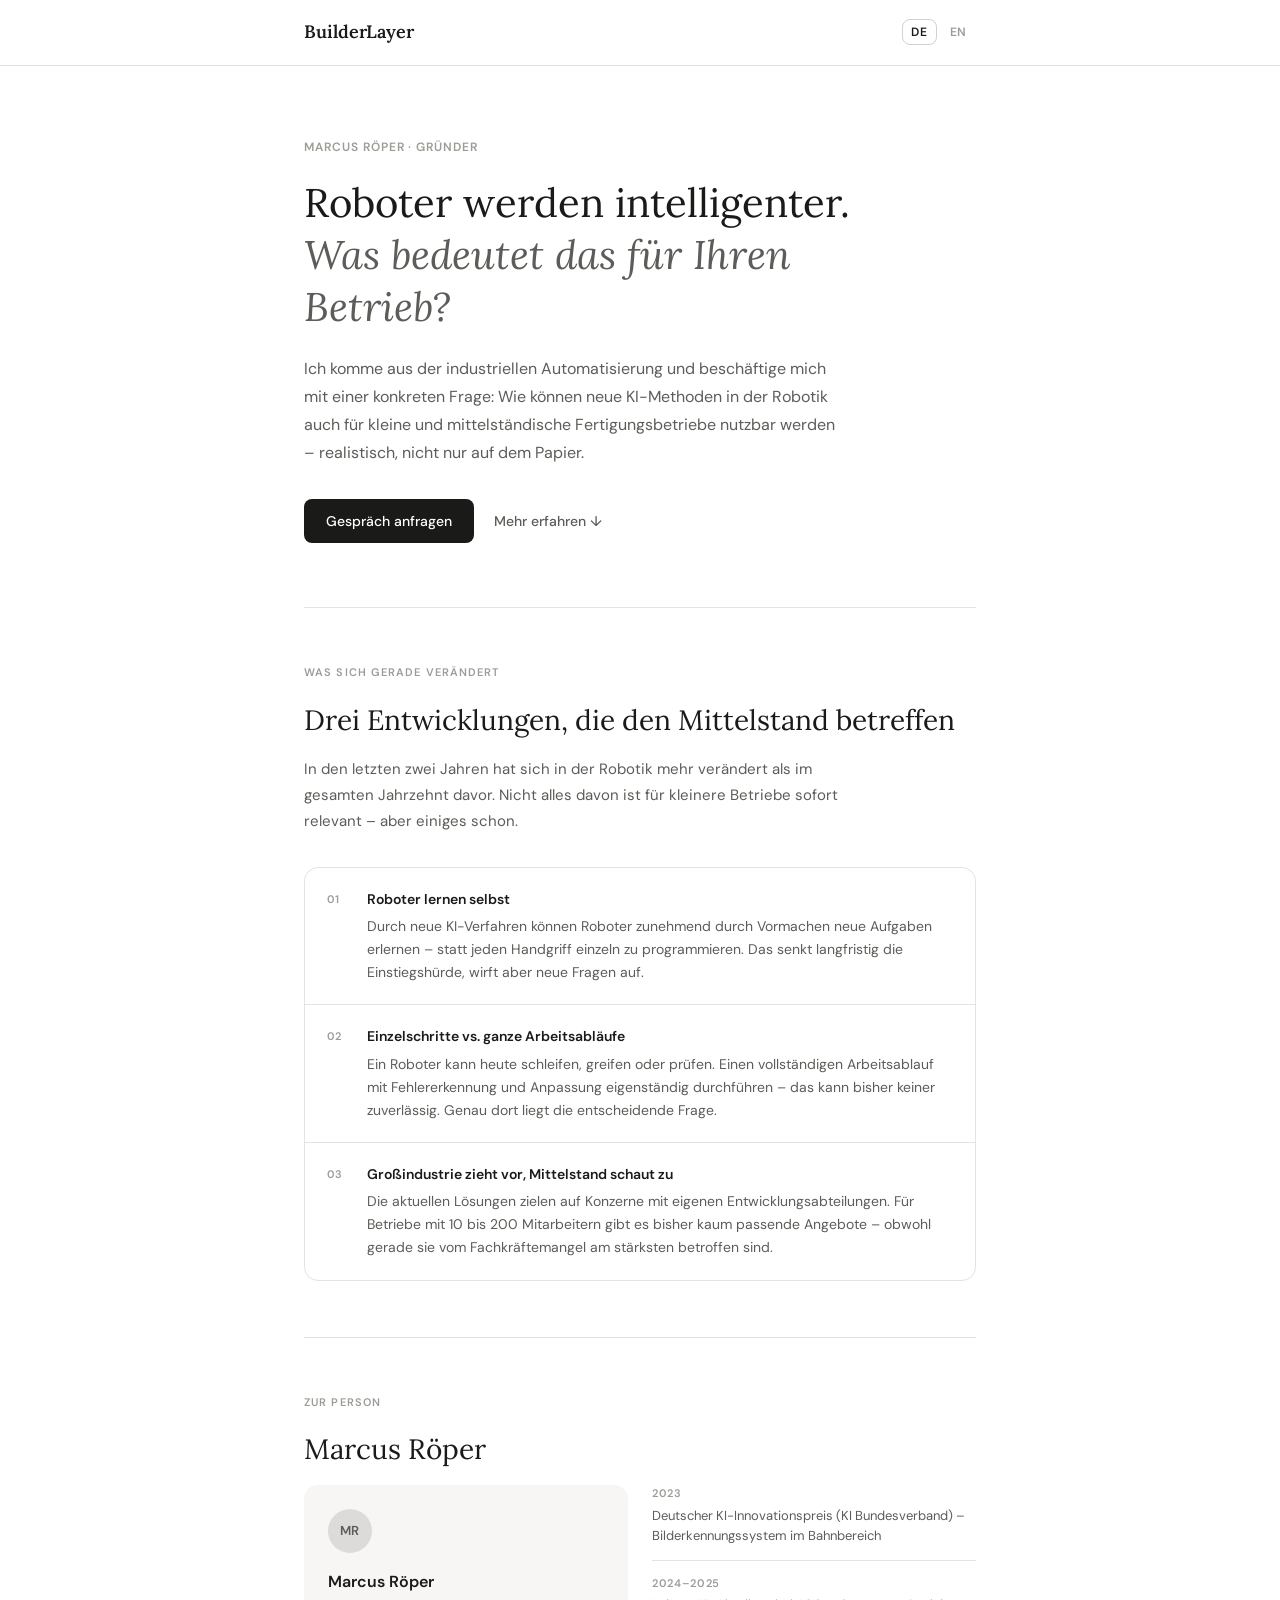
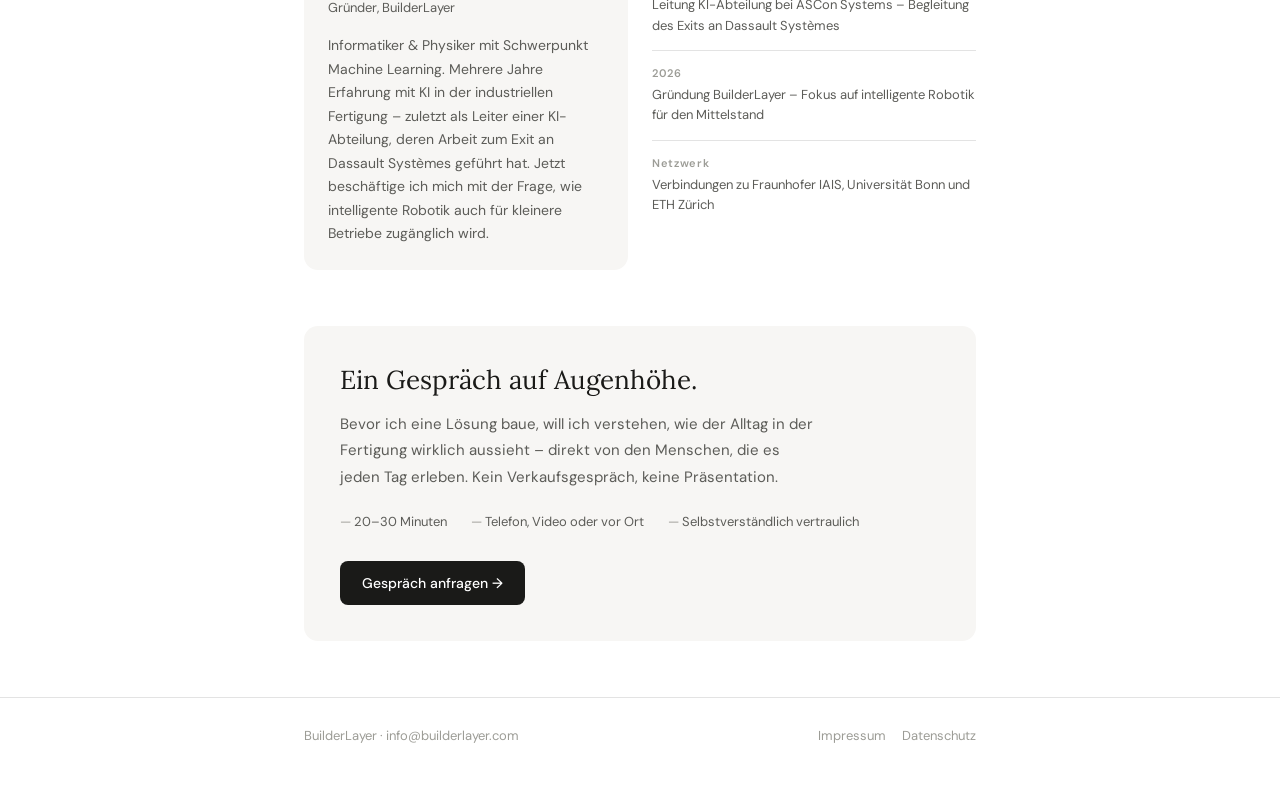
<file: index.html>
<!DOCTYPE html>
<html lang="de">
<head>
  <meta charset="utf-8">
  <meta name="viewport" content="width=device-width, initial-scale=1">
  <title>BuilderLayer | Marcus Röper</title>
  <meta name="description" content="Marcus Röper spricht mit mittelständischen Fertigungsbetrieben über KI in der Robotik – bevor er baut.">
  <link rel="preconnect" href="https://fonts.googleapis.com">
  <link rel="preconnect" href="https://fonts.gstatic.com" crossorigin>
  <link href="https://fonts.googleapis.com/css2?family=Lora:ital,wght@0,400;0,600;1,400&family=DM+Sans:wght@400;500;600&display=swap" rel="stylesheet">
  <style>
    *, *::before, *::after { box-sizing: border-box; margin: 0; padding: 0; }

    :root {
      --bg: #ffffff;
      --bg-subtle: #f7f6f4;
      --text: #1a1a18;
      --text-muted: #5c5c58;
      --text-faint: #9c9c96;
      --border: rgba(26,26,24,0.12);
      --border-mid: rgba(26,26,24,0.20);
      --accent: #1a1a18;
      --radius-md: 8px;
      --radius-lg: 14px;
      --font-serif: 'Lora', Georgia, serif;
      --font-sans: 'DM Sans', system-ui, sans-serif;
    }

    @media (prefers-color-scheme: dark) {
      :root {
        --bg: #141412;
        --bg-subtle: #1e1e1b;
        --text: #f0efe9;
        --text-muted: #a8a89e;
        --text-faint: #666660;
        --border: rgba(240,239,233,0.10);
        --border-mid: rgba(240,239,233,0.18);
        --accent: #f0efe9;
      }
    }

    html { scroll-behavior: smooth; }

    body {
      font-family: var(--font-sans);
      background: var(--bg);
      color: var(--text);
      font-size: 16px;
      line-height: 1.6;
      -webkit-font-smoothing: antialiased;
    }

    .wrap {
      max-width: 720px;
      margin: 0 auto;
      padding: 0 24px;
    }

    /* ── NAV ── */
    .site-header {
      border-bottom: 0.5px solid var(--border);
      padding: 18px 0;
      position: sticky;
      top: 0;
      background: var(--bg);
      z-index: 10;
    }

    .header-inner {
      display: flex;
      align-items: center;
      justify-content: space-between;
      gap: 16px;
    }

    .brand {
      font-family: var(--font-serif);
      font-size: 18px;
      font-weight: 600;
      color: var(--text);
      text-decoration: none;
    }

    .header-right {
      display: flex;
      align-items: center;
      gap: 20px;
    }

    .lang-switch {
      display: flex;
      gap: 4px;
    }

    .lang-btn {
      background: none;
      border: 0.5px solid transparent;
      border-radius: var(--radius-md);
      font-family: var(--font-sans);
      font-size: 12px;
      font-weight: 600;
      letter-spacing: 0.06em;
      color: var(--text-faint);
      padding: 4px 8px;
      cursor: pointer;
      transition: color 0.15s, border-color 0.15s;
    }

    .lang-btn[aria-pressed="true"] {
      color: var(--text);
      border-color: var(--border-mid);
    }

    /* ── HERO ── */
    .hero {
      padding: 72px 0 64px;
    }

    .eyebrow {
      font-size: 12px;
      font-weight: 600;
      letter-spacing: 0.08em;
      text-transform: uppercase;
      color: var(--text-faint);
      margin-bottom: 20px;
    }

    .hero h1 {
      font-family: var(--font-serif);
      font-size: clamp(28px, 5vw, 40px);
      font-weight: 400;
      line-height: 1.3;
      margin-bottom: 22px;
      max-width: 580px;
    }

    .hero h1 em {
      font-style: italic;
      color: var(--text-muted);
    }

    .hero-copy {
      font-size: 16px;
      line-height: 1.75;
      color: var(--text-muted);
      max-width: 540px;
      margin-bottom: 32px;
    }

    .btn-row {
      display: flex;
      align-items: center;
      gap: 20px;
      flex-wrap: wrap;
    }

    .btn-primary {
      display: inline-block;
      background: var(--accent);
      color: var(--bg);
      font-family: var(--font-sans);
      font-size: 14px;
      font-weight: 500;
      padding: 11px 22px;
      border-radius: var(--radius-md);
      text-decoration: none;
      border: none;
      cursor: pointer;
      transition: opacity 0.15s;
    }

    .btn-primary:hover { opacity: 0.82; }

    .btn-ghost {
      font-size: 14px;
      font-weight: 500;
      color: var(--text-muted);
      text-decoration: none;
      transition: color 0.15s;
    }

    .btn-ghost:hover { color: var(--text); }

    /* ── SECTIONS ── */
    section {
      padding: 56px 0;
      border-top: 0.5px solid var(--border);
    }

    .section-label {
      font-size: 11px;
      font-weight: 600;
      letter-spacing: 0.10em;
      text-transform: uppercase;
      color: var(--text-faint);
      margin-bottom: 20px;
    }

    section h2 {
      font-family: var(--font-serif);
      font-size: clamp(22px, 4vw, 28px);
      font-weight: 400;
      line-height: 1.35;
      margin-bottom: 16px;
    }

    .lead {
      font-size: 15px;
      line-height: 1.75;
      color: var(--text-muted);
      max-width: 560px;
      margin-bottom: 32px;
    }

    /* ── TRENDS ── */
    .trend-list {
      border: 0.5px solid var(--border);
      border-radius: var(--radius-lg);
      overflow: hidden;
    }

    .trend-item {
      display: flex;
      gap: 18px;
      padding: 20px 22px;
      border-bottom: 0.5px solid var(--border);
    }

    .trend-item:last-child { border-bottom: none; }

    .trend-num {
      font-size: 11px;
      font-weight: 600;
      color: var(--text-faint);
      min-width: 22px;
      padding-top: 3px;
      flex-shrink: 0;
    }

    .trend-title {
      font-size: 14px;
      font-weight: 600;
      margin-bottom: 5px;
    }

    .trend-body {
      font-size: 14px;
      line-height: 1.65;
      color: var(--text-muted);
    }

    /* ── FOUNDER ── */
    .founder-grid {
      display: grid;
      grid-template-columns: 1fr 1fr;
      gap: 24px;
    }

    @media (max-width: 560px) {
      .founder-grid { grid-template-columns: 1fr; }
    }

    .founder-card {
      background: var(--bg-subtle);
      border-radius: var(--radius-lg);
      padding: 24px;
    }

    .avatar {
      width: 44px;
      height: 44px;
      border-radius: 50%;
      background: var(--border);
      display: flex;
      align-items: center;
      justify-content: center;
      font-size: 13px;
      font-weight: 600;
      color: var(--text-muted);
      margin-bottom: 16px;
      letter-spacing: 0.03em;
    }

    .founder-name {
      font-size: 16px;
      font-weight: 600;
      margin-bottom: 3px;
    }

    .founder-role {
      font-size: 13px;
      color: var(--text-muted);
      margin-bottom: 16px;
    }

    .founder-bio {
      font-size: 14px;
      line-height: 1.68;
      color: var(--text-muted);
    }

    .cred-list {
      list-style: none;
      display: flex;
      flex-direction: column;
    }

    .cred-item {
      padding: 14px 0;
      border-bottom: 0.5px solid var(--border);
    }

    .cred-item:first-child { padding-top: 0; }
    .cred-item:last-child { border-bottom: none; padding-bottom: 0; }

    .cred-year {
      font-size: 11px;
      font-weight: 600;
      letter-spacing: 0.06em;
      color: var(--text-faint);
      margin-bottom: 3px;
    }

    .cred-text {
      font-size: 13px;
      line-height: 1.55;
      color: var(--text-muted);
    }

    /* ── CALL ── */
    .call-box {
      background: var(--bg-subtle);
      border-radius: var(--radius-lg);
      padding: 36px;
    }

    .call-box h2 {
      font-family: var(--font-serif);
      font-size: clamp(20px, 3.5vw, 26px);
      font-weight: 400;
      margin-bottom: 14px;
      border: none;
      padding: 0;
    }

    .call-body {
      font-size: 15px;
      line-height: 1.75;
      color: var(--text-muted);
      max-width: 480px;
      margin-bottom: 22px;
    }

    .call-meta {
      display: flex;
      gap: 8px 24px;
      flex-wrap: wrap;
      margin-bottom: 28px;
    }

    .call-meta span {
      font-size: 13px;
      color: var(--text-muted);
    }

    .call-meta span::before {
      content: "— ";
      color: var(--text-faint);
    }

    /* ── FOOTER ── */
    footer {
      border-top: 0.5px solid var(--border);
      padding: 28px 0 40px;
      display: flex;
      justify-content: space-between;
      align-items: center;
      flex-wrap: wrap;
      gap: 12px;
      font-size: 13px;
      color: var(--text-faint);
    }

    .footer-links {
      display: flex;
      gap: 16px;
    }

    .footer-links a {
      color: var(--text-faint);
      text-decoration: none;
      transition: color 0.15s;
    }

    .footer-links a:hover { color: var(--text-muted); }

    /* ── REVEAL ── */
    .reveal {
      opacity: 0;
      transform: translateY(16px);
      transition: opacity 0.5s ease, transform 0.5s ease;
    }

    .reveal.in {
      opacity: 1;
      transform: none;
    }

    @media (prefers-reduced-motion: reduce) {
      .reveal { opacity: 1; transform: none; transition: none; }
    }
  </style>
</head>
<body>

  <header class="site-header">
    <div class="wrap header-inner">
      <a class="brand" href="#top">BuilderLayer</a>
      <div class="header-right">
        <div class="lang-switch" role="group" aria-label="Sprache wählen">
          <button class="lang-btn" type="button" data-lang="de" aria-pressed="true">DE</button>
          <button class="lang-btn" type="button" data-lang="en" aria-pressed="false">EN</button>
        </div>
      </div>
    </div>
  </header>

  <main>
    <div class="wrap">

      <!-- HERO -->
      <section class="hero reveal" id="top" style="border-top: none;">
        <p class="eyebrow" data-i18n="heroEyebrow"></p>
        <h1 data-i18n-html="heroTitle"></h1>
        <p class="hero-copy" data-i18n="heroCopy"></p>
        <div class="btn-row">
          <a class="btn-primary" href="mailto:info@builderlayer.com?subject=Gespr%C3%A4ch%20anfragen" data-i18n="heroCta"></a>
          <a class="btn-ghost" href="#trends" data-i18n="heroCtaGhost"></a>
        </div>
      </section>

      <!-- TRENDS -->
      <section class="reveal" id="trends">
        <p class="section-label" data-i18n="trendsLabel"></p>
        <h2 data-i18n="trendsHeading"></h2>
        <p class="lead" data-i18n="trendsLead"></p>
        <div class="trend-list">
          <div class="trend-item">
            <span class="trend-num">01</span>
            <div>
              <div class="trend-title" data-i18n="trend1Title"></div>
              <div class="trend-body" data-i18n="trend1Body"></div>
            </div>
          </div>
          <div class="trend-item">
            <span class="trend-num">02</span>
            <div>
              <div class="trend-title" data-i18n="trend2Title"></div>
              <div class="trend-body" data-i18n="trend2Body"></div>
            </div>
          </div>
          <div class="trend-item">
            <span class="trend-num">03</span>
            <div>
              <div class="trend-title" data-i18n="trend3Title"></div>
              <div class="trend-body" data-i18n="trend3Body"></div>
            </div>
          </div>
        </div>
      </section>

      <!-- FOUNDER -->
      <section class="reveal" id="founder">
        <p class="section-label" data-i18n="founderLabel"></p>
        <h2 data-i18n="founderHeading"></h2>
        <div class="founder-grid">
          <div class="founder-card">
            <div class="avatar">MR</div>
            <div class="founder-name" data-i18n="founderName"></div>
            <div class="founder-role" data-i18n="founderRole"></div>
            <p class="founder-bio" data-i18n="founderBio"></p>
          </div>
          <ul class="cred-list">
            <li class="cred-item">
              <div class="cred-year" data-i18n="cred1Year"></div>
              <div class="cred-text" data-i18n="cred1Text"></div>
            </li>
            <li class="cred-item">
              <div class="cred-year" data-i18n="cred2Year"></div>
              <div class="cred-text" data-i18n="cred2Text"></div>
            </li>
            <li class="cred-item">
              <div class="cred-year" data-i18n="cred3Year"></div>
              <div class="cred-text" data-i18n="cred3Text"></div>
            </li>
            <li class="cred-item">
              <div class="cred-year" data-i18n="cred4Year"></div>
              <div class="cred-text" data-i18n="cred4Text"></div>
            </li>
          </ul>
        </div>
      </section>

      <!-- CALL TO ACTION -->
      <section class="reveal" id="call" style="border-top: none; padding-top: 0;">
        <div class="call-box">
          <h2 data-i18n="callHeading"></h2>
          <p class="call-body" data-i18n="callBody"></p>
          <div class="call-meta">
            <span data-i18n="callMeta1"></span>
            <span data-i18n="callMeta2"></span>
            <span data-i18n="callMeta3"></span>
          </div>
          <a class="btn-primary" href="mailto:info@builderlayer.com?subject=Gespr%C3%A4ch%20anfragen" data-i18n="callCta"></a>
        </div>
      </section>

    </div>
  </main>

  <footer>
    <div class="wrap" style="display:flex; justify-content:space-between; align-items:center; flex-wrap:wrap; gap:12px; width:100%;">
      <span data-i18n="footerLeft"></span>
      <div class="footer-links">
        <a href="./impressum.html" data-i18n="footerImprint"></a>
        <a href="./datenschutz.html" data-i18n="footerPrivacy"></a>
      </div>
    </div>
  </footer>

  <script>
    const CANONICAL_HOST = "";
    if (
      CANONICAL_HOST &&
      window.location.hostname.endsWith("github.io") &&
      window.location.hostname !== CANONICAL_HOST
    ) {
      window.location.replace(
        "https://" + CANONICAL_HOST + window.location.pathname + window.location.search + window.location.hash
      );
    }

    const translations = {
      de: {
        heroEyebrow: "Marcus Röper · Gründer",
        heroTitle: "Roboter werden intelligenter. <em>Was bedeutet das für Ihren Betrieb?</em>",
        heroCopy: "Ich komme aus der industriellen Automatisierung und beschäftige mich mit einer konkreten Frage: Wie können neue KI-Methoden in der Robotik auch für kleine und mittelständische Fertigungsbetriebe nutzbar werden – realistisch, nicht nur auf dem Papier.",
        heroCta: "Gespräch anfragen",
        heroCtaGhost: "Mehr erfahren ↓",
        trendsLabel: "Was sich gerade verändert",
        trendsHeading: "Drei Entwicklungen, die den Mittelstand betreffen",
        trendsLead: "In den letzten zwei Jahren hat sich in der Robotik mehr verändert als im gesamten Jahrzehnt davor. Nicht alles davon ist für kleinere Betriebe sofort relevant – aber einiges schon.",
        trend1Title: "Roboter lernen selbst",
        trend1Body: "Durch neue KI-Verfahren können Roboter zunehmend durch Vormachen neue Aufgaben erlernen – statt jeden Handgriff einzeln zu programmieren. Das senkt langfristig die Einstiegshürde, wirft aber neue Fragen auf.",
        trend2Title: "Einzelschritte vs. ganze Arbeitsabläufe",
        trend2Body: "Ein Roboter kann heute schleifen, greifen oder prüfen. Einen vollständigen Arbeitsablauf mit Fehlererkennung und Anpassung eigenständig durchführen – das kann bisher keiner zuverlässig. Genau dort liegt die entscheidende Frage.",
        trend3Title: "Großindustrie zieht vor, Mittelstand schaut zu",
        trend3Body: "Die aktuellen Lösungen zielen auf Konzerne mit eigenen Entwicklungsabteilungen. Für Betriebe mit 10 bis 200 Mitarbeitern gibt es bisher kaum passende Angebote – obwohl gerade sie vom Fachkräftemangel am stärksten betroffen sind.",
        founderLabel: "Zur Person",
        founderHeading: "Marcus Röper",
        founderName: "Marcus Röper",
        founderRole: "Gründer, BuilderLayer",
        founderBio: "Informatiker & Physiker mit Schwerpunkt Machine Learning. Mehrere Jahre Erfahrung mit KI in der industriellen Fertigung – zuletzt als Leiter einer KI-Abteilung, deren Arbeit zum Exit an Dassault Systèmes geführt hat. Jetzt beschäftige ich mich mit der Frage, wie intelligente Robotik auch für kleinere Betriebe zugänglich wird.",
        cred1Year: "2023",
        cred1Text: "Deutscher KI-Innovationspreis (KI Bundesverband) – Bilderkennungssystem im Bahnbereich",
        cred2Year: "2024–2025",
        cred2Text: "Leitung KI-Abteilung bei ASCon Systems – Begleitung des Exits an Dassault Systèmes",
        cred3Year: "2026",
        cred3Text: "Gründung BuilderLayer – Fokus auf intelligente Robotik für den Mittelstand",
        cred4Year: "Netzwerk",
        cred4Text: "Verbindungen zu Fraunhofer IAIS, Universität Bonn und ETH Zürich",
        callHeading: "Ein Gespräch auf Augenhöhe.",
        callBody: "Bevor ich eine Lösung baue, will ich verstehen, wie der Alltag in der Fertigung wirklich aussieht – direkt von den Menschen, die es jeden Tag erleben. Kein Verkaufsgespräch, keine Präsentation.",
        callMeta1: "20–30 Minuten",
        callMeta2: "Telefon, Video oder vor Ort",
        callMeta3: "Selbstverständlich vertraulich",
        callCta: "Gespräch anfragen →",
        footerLeft: "BuilderLayer · info@builderlayer.com",
        footerImprint: "Impressum",
        footerPrivacy: "Datenschutz"
      },
      en: {
        heroEyebrow: "Marcus Röper · Founder",
        heroTitle: "Robots are getting smarter. <em>What does that mean for your production?</em>",
        heroCopy: "I come from industrial automation and I am focused on one concrete question: how can new AI methods in robotics become practically useful for small and mid-size manufacturers – not just on paper.",
        heroCta: "Start a conversation",
        heroCtaGhost: "Learn more ↓",
        trendsLabel: "What is changing",
        trendsHeading: "Three developments that matter for SMEs",
        trendsLead: "More has changed in robotics over the last two years than in the entire decade before. Not all of it is immediately relevant for smaller manufacturers – but some of it is.",
        trend1Title: "Robots are learning on their own",
        trend1Body: "New AI methods allow robots to learn new tasks through demonstration rather than manual programming. This lowers the long-term barrier to entry – but also raises new questions.",
        trend2Title: "Single steps vs. full workflows",
        trend2Body: "A robot today can grind, grasp, or inspect. But completing an entire workflow independently – with error detection and adaptation – none can do that reliably yet. That is the key open question.",
        trend3Title: "Large industry moves first, SMEs watch",
        trend3Body: "Current solutions target large corporations with dedicated engineering teams. For manufacturers with 10 to 200 employees, suitable offerings are still rare – even though they face the greatest pressure from skilled labour shortages.",
        founderLabel: "About",
        founderHeading: "Marcus Röper",
        founderName: "Marcus Röper",
        founderRole: "Founder, BuilderLayer",
        founderBio: "Computer scientist and physicist focused on machine learning. Several years working on AI in industrial manufacturing – most recently leading an AI department through its exit to Dassault Systèmes. Now focused on making intelligent robotics accessible for smaller manufacturers.",
        cred1Year: "2023",
        cred1Text: "German AI Innovation Award (KI Bundesverband) – computer vision system for the railway sector",
        cred2Year: "2024–2025",
        cred2Text: "Head of AI at ASCon Systems – supported the exit process to Dassault Systèmes",
        cred3Year: "2026",
        cred3Text: "Founded BuilderLayer – focus on intelligent robotics for SME manufacturing",
        cred4Year: "Network",
        cred4Text: "Connections to Fraunhofer IAIS, University of Bonn and TU Munich",
        callHeading: "A practical conversation.",
        callBody: "Before I build a solution, I want to understand what production reality actually looks like – directly from the people who experience it every day. No sales pitch, no presentation.",
        callMeta1: "20–30 minutes",
        callMeta2: "Phone, video or on-site",
        callMeta3: "Confidential",
        callCta: "Start a conversation →",
        footerLeft: "BuilderLayer · info@builderlayer.com",
        footerImprint: "Legal Notice",
        footerPrivacy: "Privacy Policy"
      }
    };

    const i18nNodes = document.querySelectorAll("[data-i18n], [data-i18n-html]");
    const langBtns = document.querySelectorAll(".lang-btn");

    function applyLanguage(lang) {
      const current = translations[lang] ? lang : "de";
      document.documentElement.lang = current;
      localStorage.setItem("builderlayer-language", current);

      langBtns.forEach(btn => {
        btn.setAttribute("aria-pressed", String(btn.dataset.lang === current));
      });

      i18nNodes.forEach(node => {
        const key = node.dataset.i18n || node.dataset.i18nHtml;
        const value = translations[current][key];
        if (!value) return;
        if (node.dataset.i18nHtml) {
          node.innerHTML = value;
        } else {
          node.textContent = value;
        }
      });
    }

    langBtns.forEach(btn => {
      btn.addEventListener("click", () => applyLanguage(btn.dataset.lang));
    });

    const saved = localStorage.getItem("builderlayer-language") || "de";
    applyLanguage(saved);

    const observer = new IntersectionObserver(
      entries => {
        entries.forEach(entry => {
          if (entry.isIntersecting) {
            entry.target.classList.add("in");
            observer.unobserve(entry.target);
          }
        });
      },
      { threshold: 0.1 }
    );

    document.querySelectorAll(".reveal").forEach(el => observer.observe(el));
  </script>

</body>
</html>
</file>
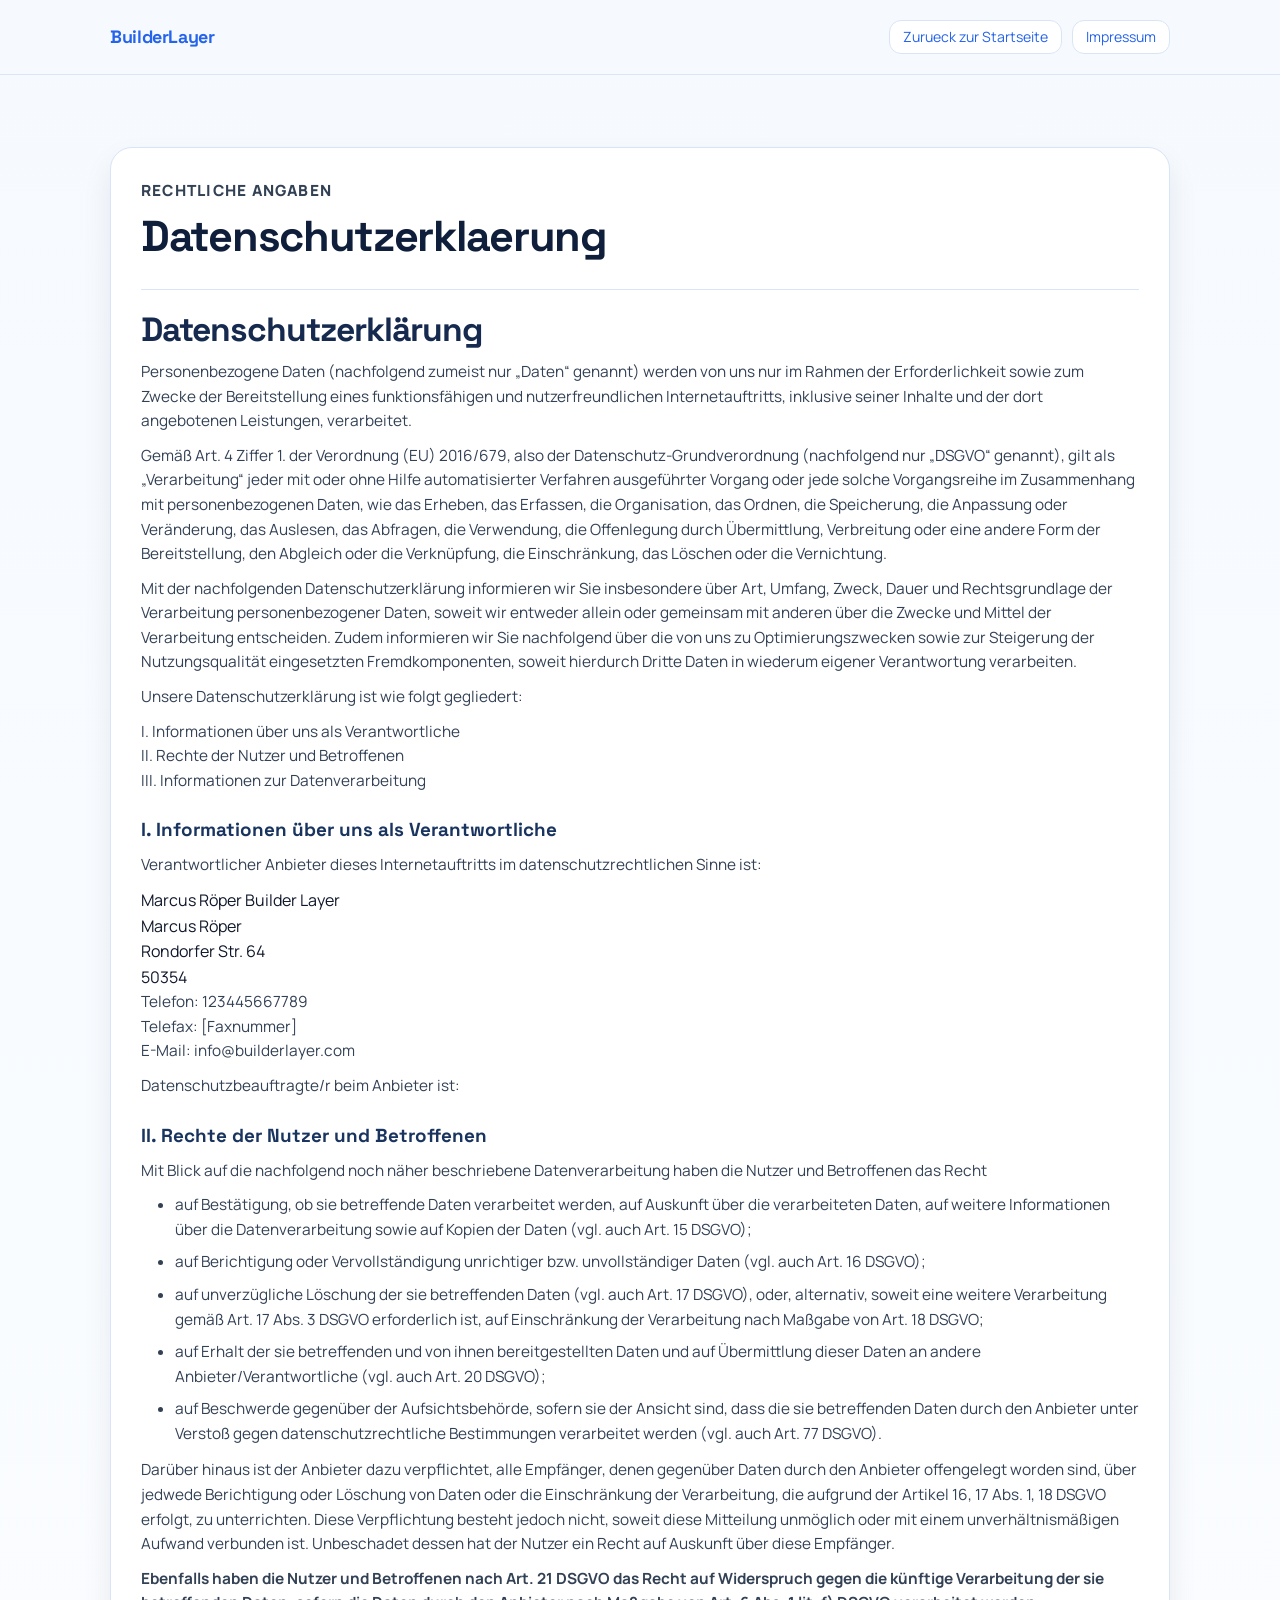
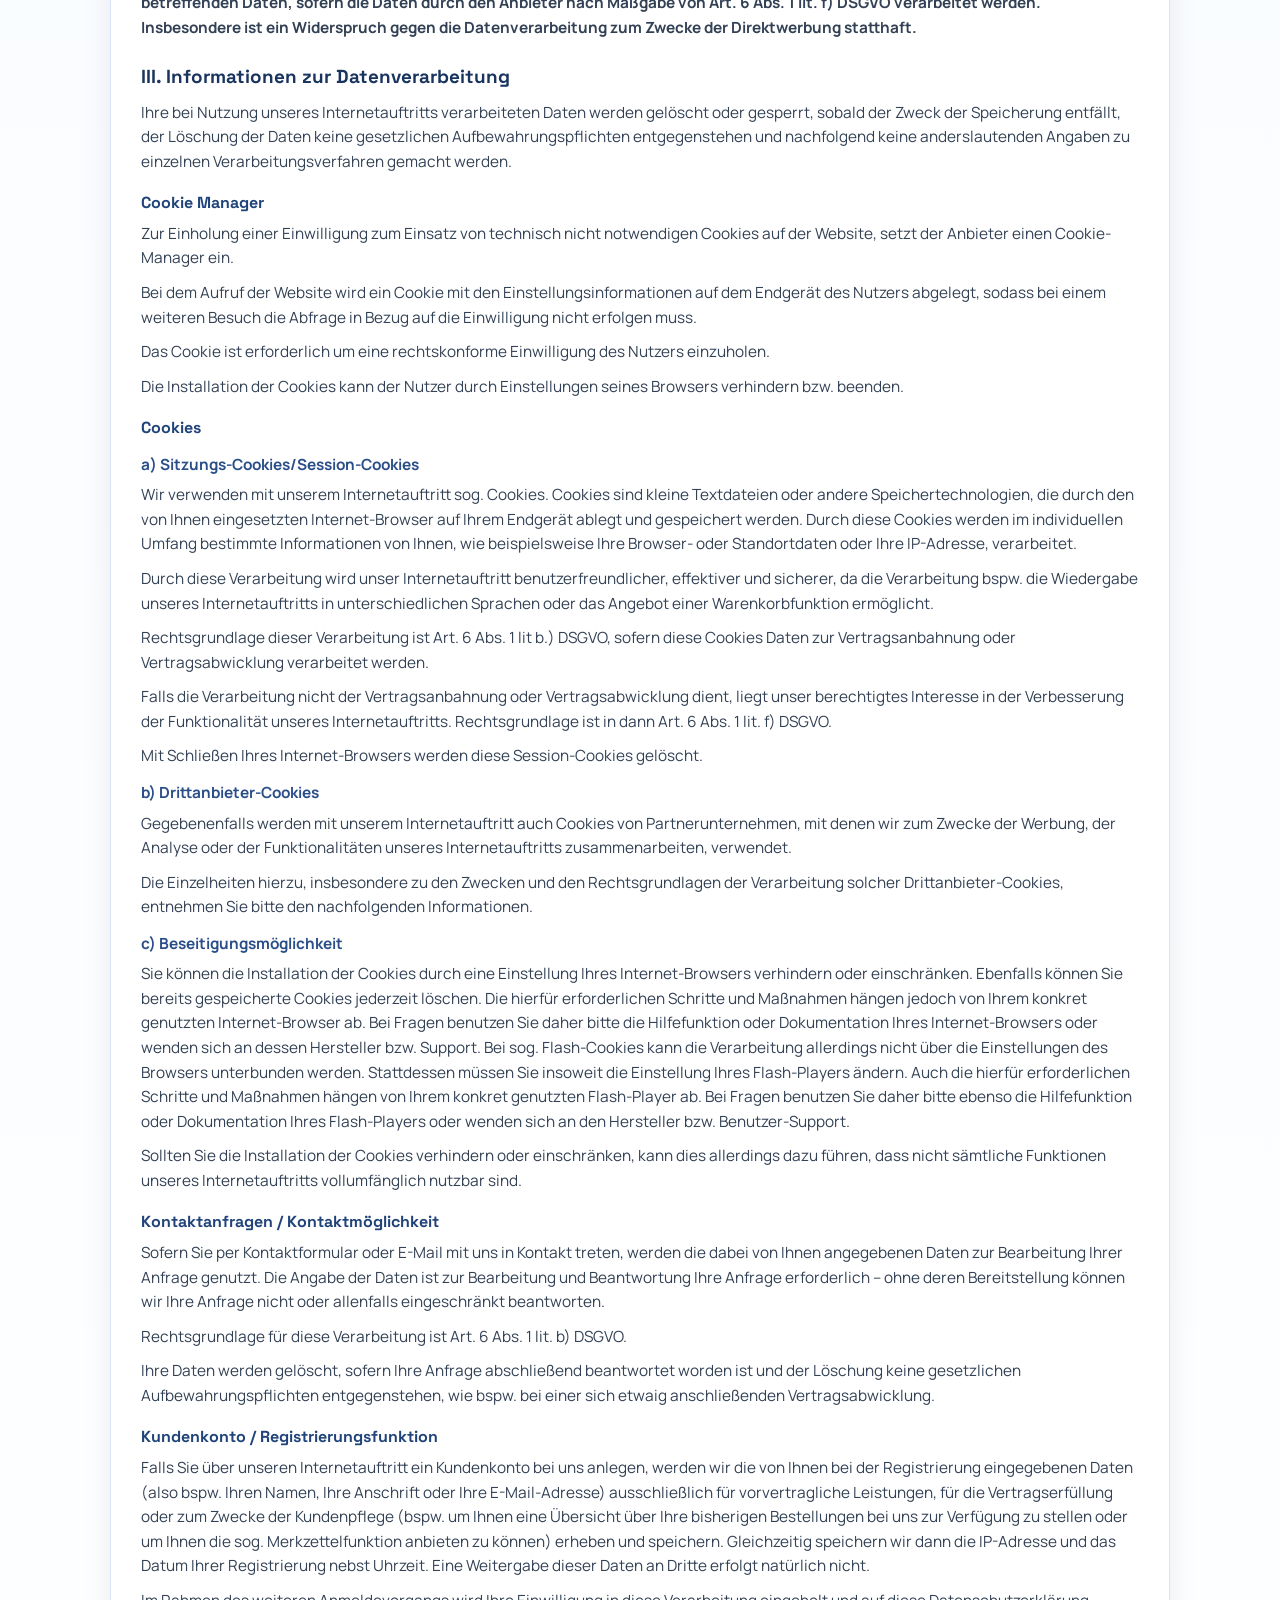
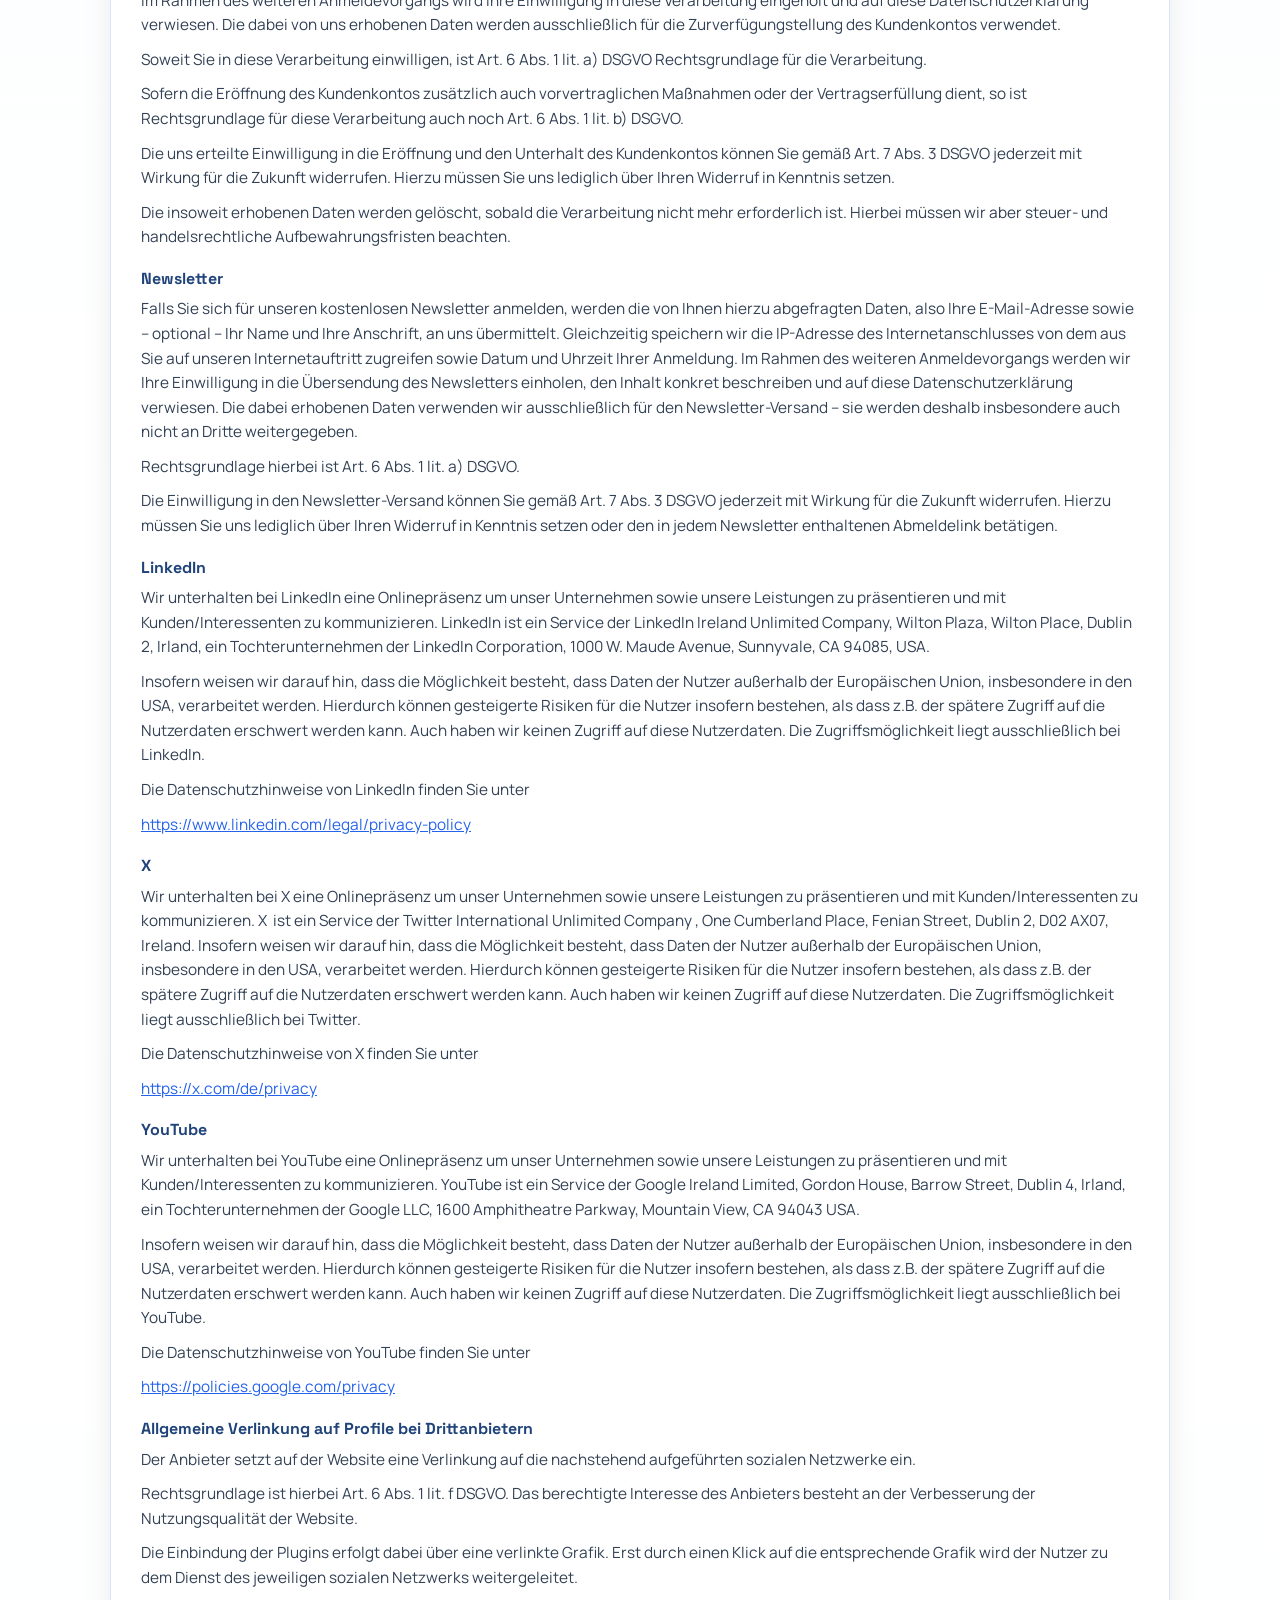
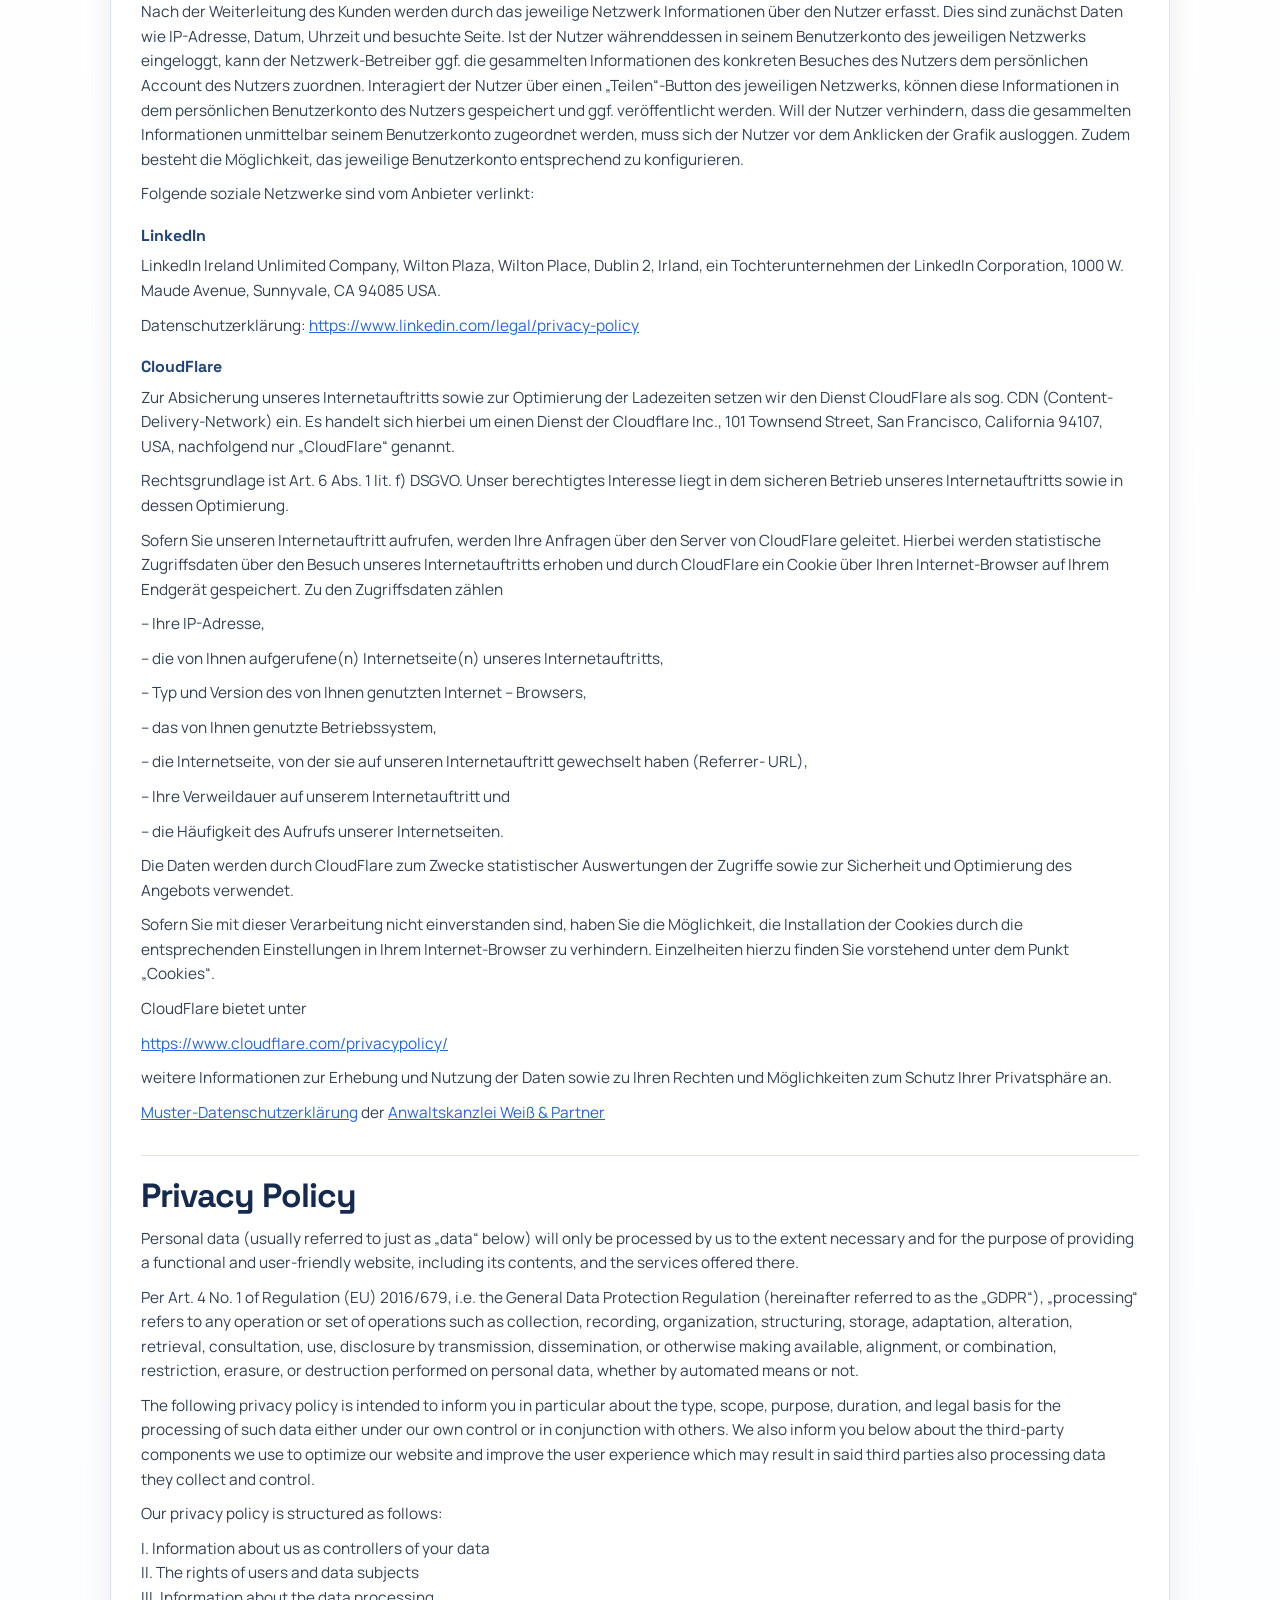
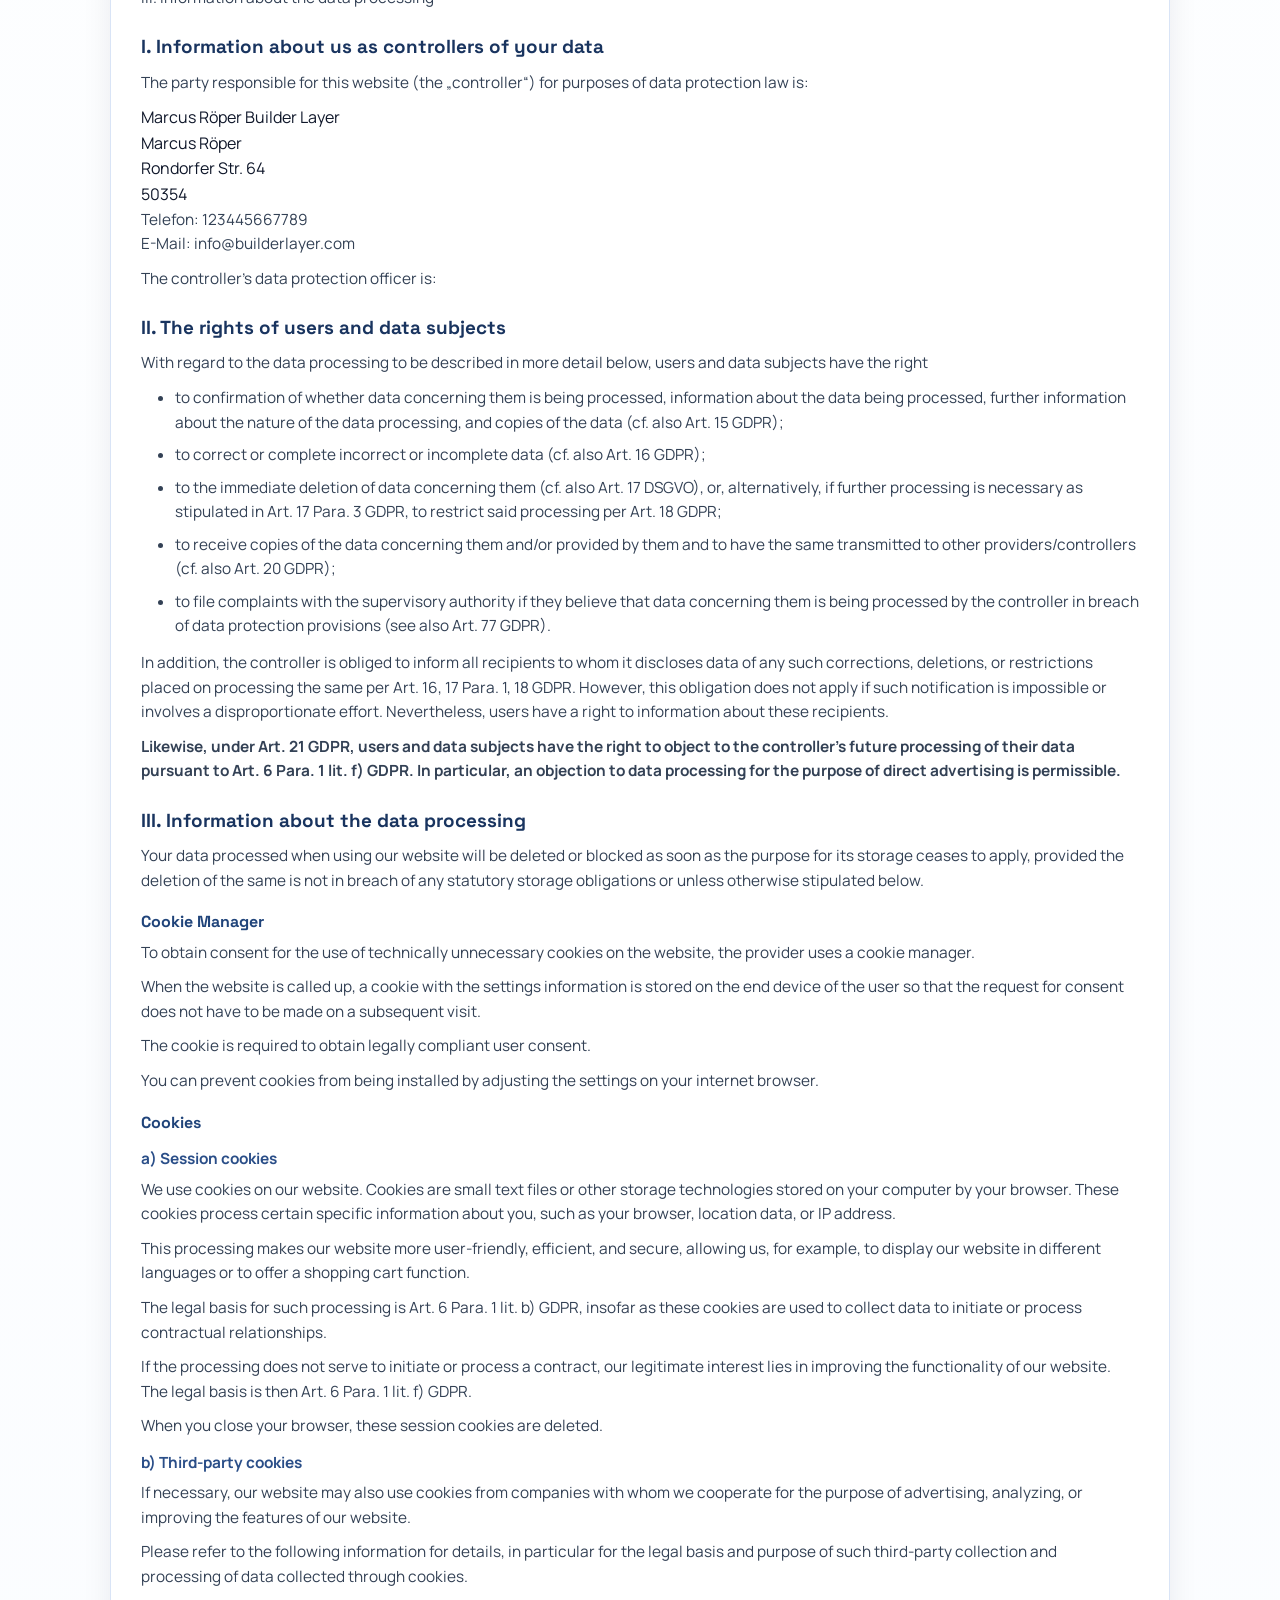
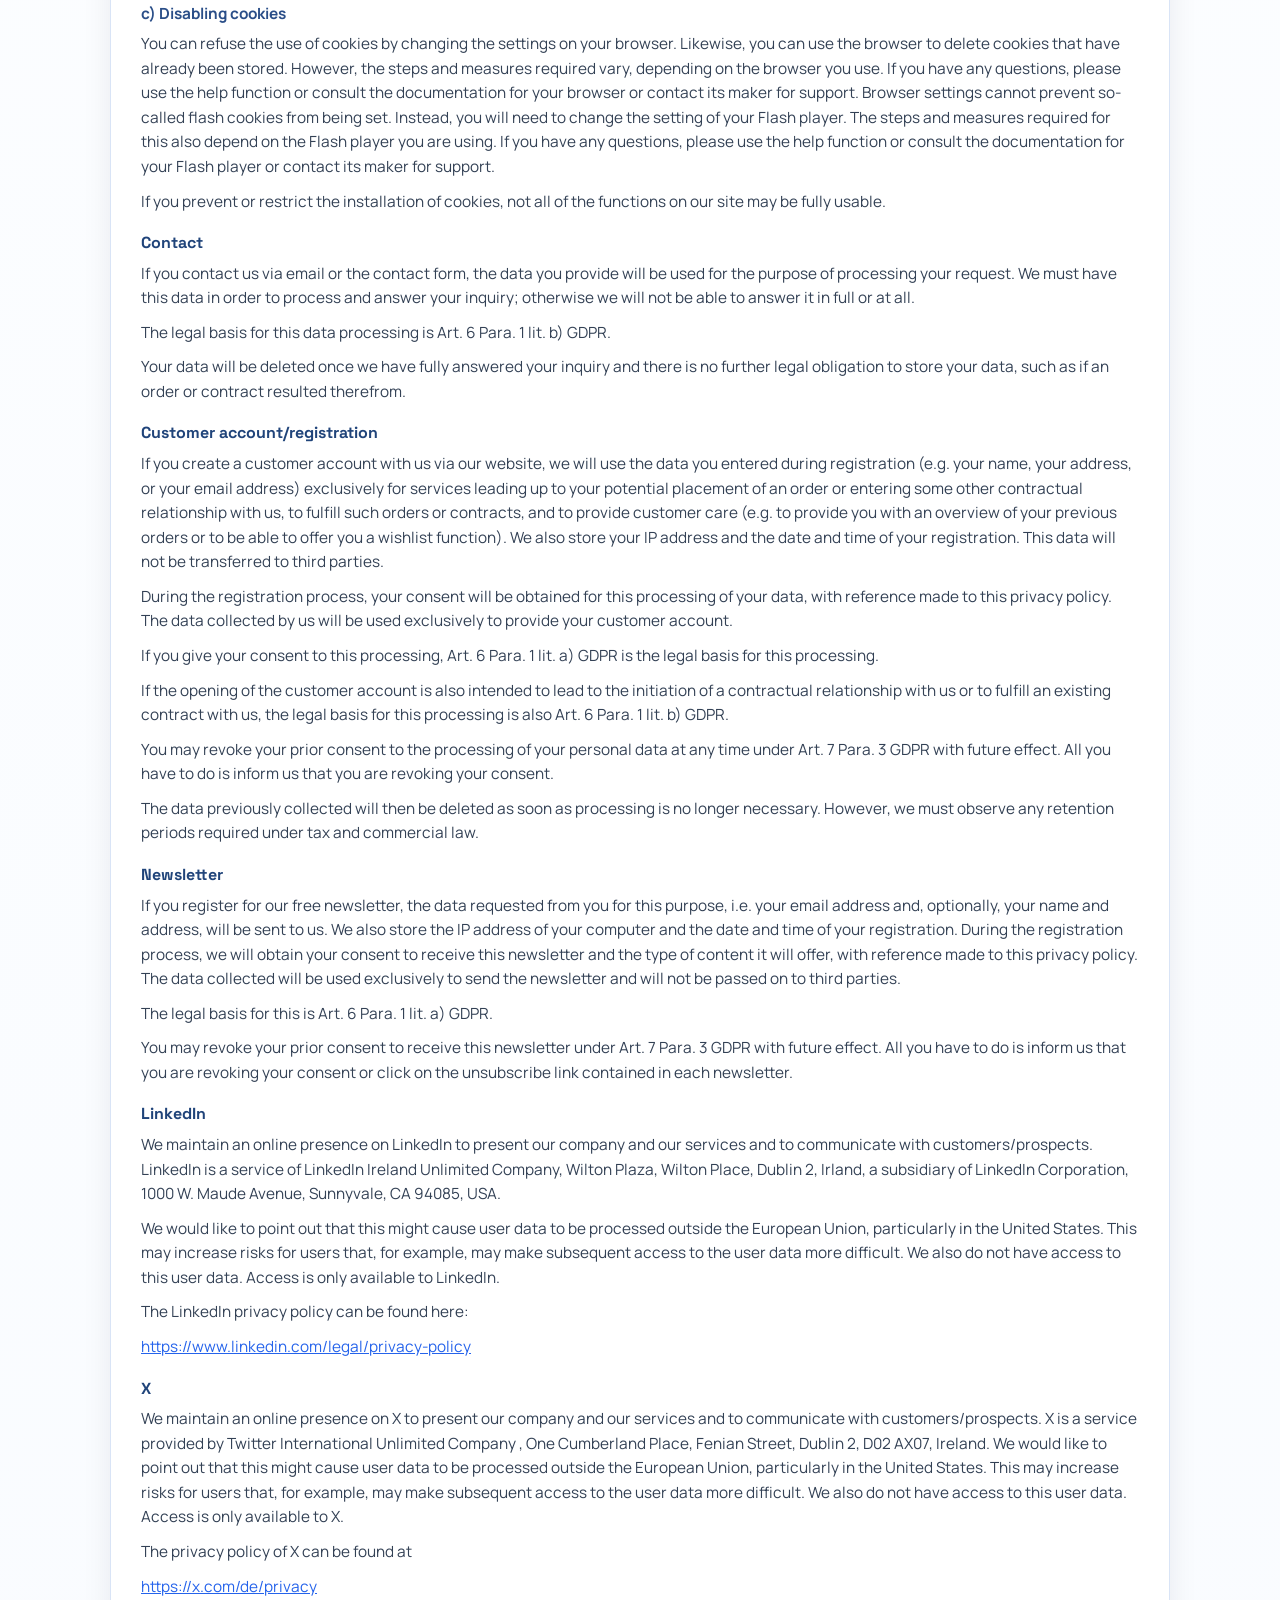
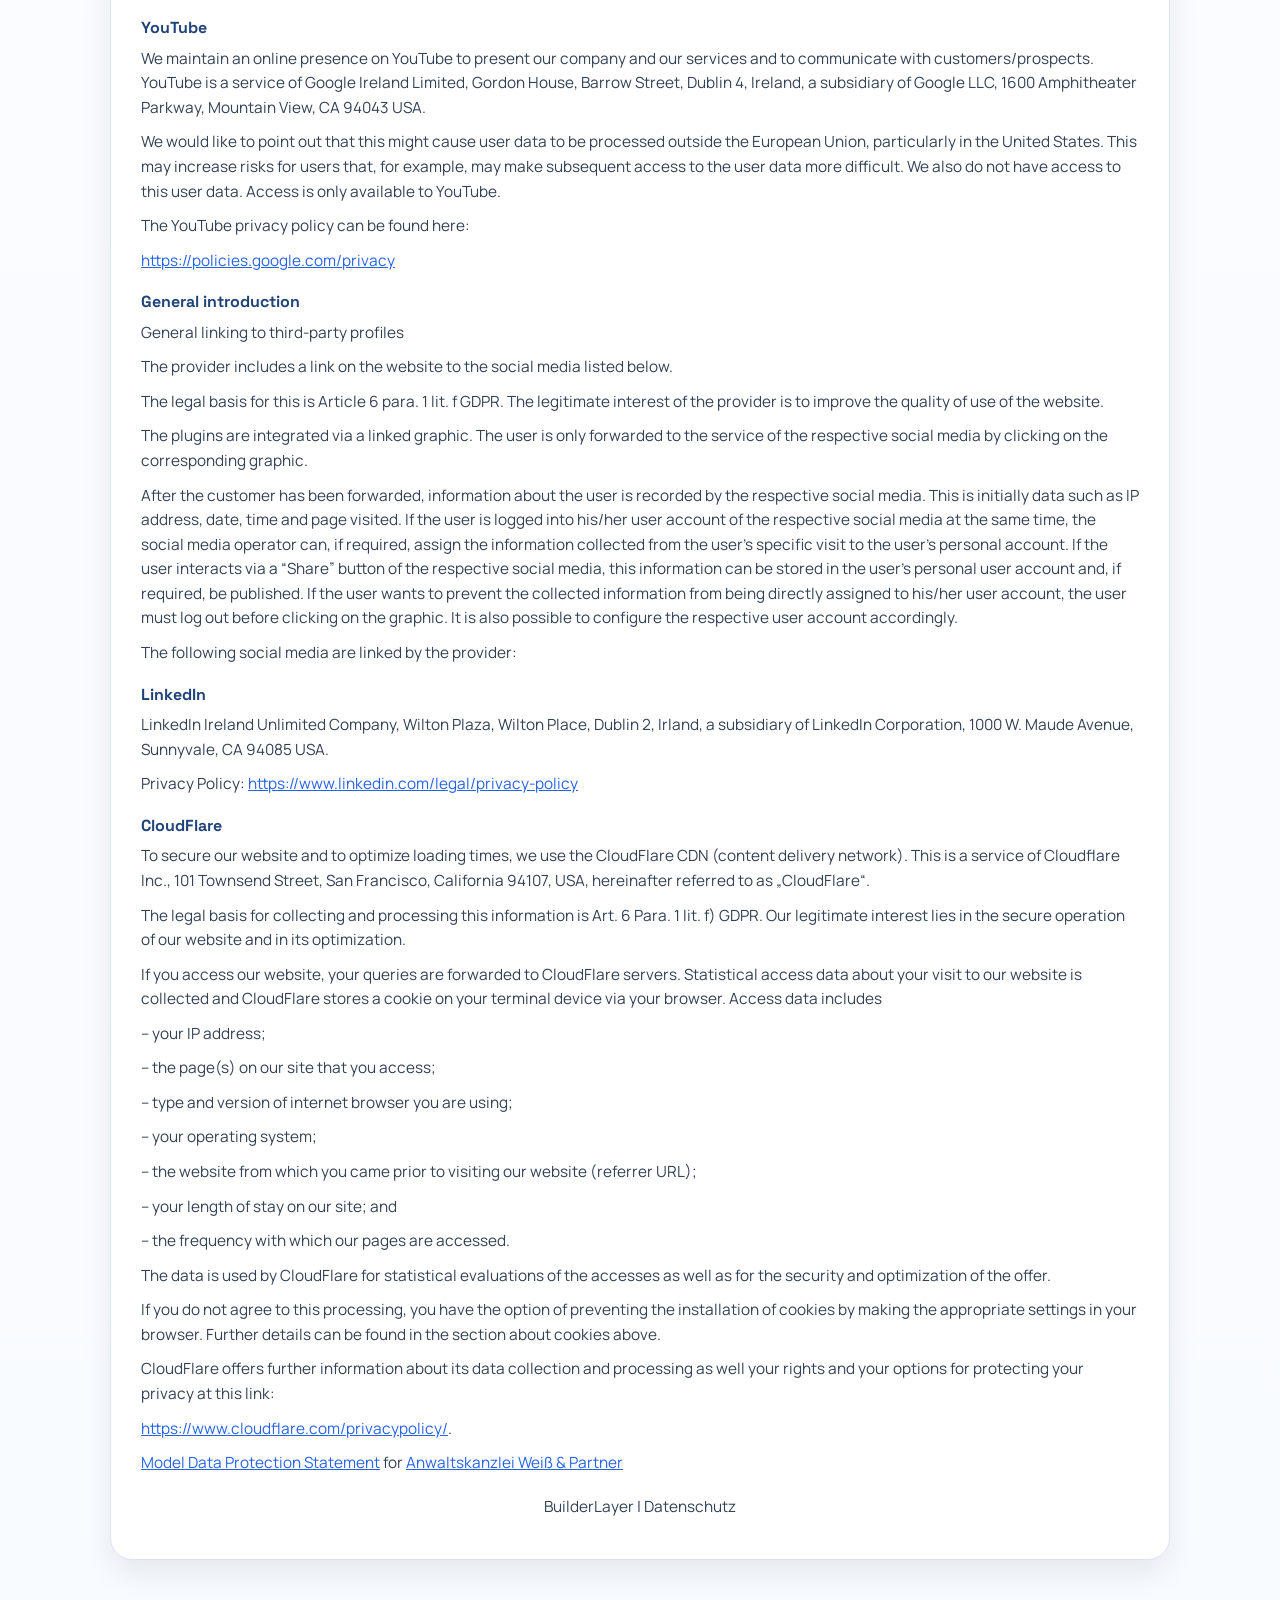
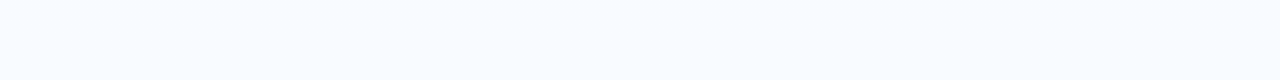
<file: datenschutz.html>
<!DOCTYPE html>
<html lang="de">
<head>
	<meta charset="utf-8">
	<meta name="viewport" content="width=device-width, initial-scale=1">
	<title>BuilderLayer | Datenschutz</title>
	<meta name="description" content="Datenschutzerklaerung der BuilderLayer Website.">
	<link rel="preconnect" href="https://fonts.googleapis.com">
	<link rel="preconnect" href="https://fonts.gstatic.com" crossorigin>
	<link href="https://fonts.googleapis.com/css2?family=JetBrains+Mono:wght@500;700&family=Manrope:wght@400;500;600;700;800&family=Space+Grotesk:wght@500;700&display=swap" rel="stylesheet">
	<link rel="stylesheet" href="./styles.css">
</head>
<body class="legal-page privacy-page">
	<header class="site-header">
		<div class="wrap header-inner">
			<a class="brand" href="./index.html">BuilderLayer</a>
			<div class="header-links">
				<a class="nav-link" href="./index.html">Zurueck zur Startseite</a>
				<a class="nav-link" href="./impressum.html">Impressum</a>
			</div>
		</div>
	</header>

	<main class="wrap">
		<section class="legal-card reveal">
			<p class="eyebrow">Rechtliche Angaben</p>
			<h1 class="legal-title">Datenschutzerklaerung</h1>

<h2 class="wp-block-heading">Datenschutzerklärung</h2>



<p>Personenbezogene Daten (nachfolgend zumeist nur „Daten“ genannt) werden von uns nur im Rahmen der Erforderlichkeit sowie zum Zwecke der Bereitstellung eines funktionsfähigen und nutzerfreundlichen Internetauftritts, inklusive seiner Inhalte und der dort angebotenen Leistungen, verarbeitet.</p>



<p>Gemäß Art. 4 Ziffer 1. der Verordnung (EU) 2016/679, also der Datenschutz-Grundverordnung (nachfolgend nur „DSGVO“ genannt), gilt als „Verarbeitung“ jeder mit oder ohne Hilfe automatisierter Verfahren ausgeführter Vorgang oder jede solche Vorgangsreihe im Zusammenhang mit personenbezogenen Daten, wie das Erheben, das Erfassen, die Organisation, das Ordnen, die Speicherung, die Anpassung oder Veränderung, das Auslesen, das Abfragen, die Verwendung, die Offenlegung durch Übermittlung, Verbreitung oder eine andere Form der Bereitstellung, den Abgleich oder die Verknüpfung, die Einschränkung, das Löschen oder die Vernichtung.</p>



<p>Mit der nachfolgenden Datenschutzerklärung informieren wir Sie insbesondere über Art, Umfang, Zweck, Dauer und Rechtsgrundlage der Verarbeitung personenbezogener Daten, soweit wir entweder allein oder gemeinsam mit anderen über die Zwecke und Mittel der Verarbeitung entscheiden. Zudem informieren wir Sie nachfolgend über die von uns zu Optimierungszwecken sowie zur Steigerung der Nutzungsqualität eingesetzten Fremdkomponenten, soweit hierdurch Dritte Daten in wiederum eigener Verantwortung verarbeiten.</p>



<p>Unsere Datenschutzerklärung ist wie folgt gegliedert:</p>



<p>I. Informationen über uns als Verantwortliche<br>II. Rechte der Nutzer und Betroffenen<br>III. Informationen zur Datenverarbeitung</p>



<h3 class="wp-block-heading">I. Informationen über uns als Verantwortliche</h3>



<p>Verantwortlicher Anbieter dieses Internetauftritts im datenschutzrechtlichen Sinne ist:</p>



Marcus Röper Builder Layer<br>Marcus Röper<br>Rondorfer Str. 64<br>50354



<p>Telefon: 123445667789<br>Telefax: [Faxnummer]<br>E-Mail: info@builderlayer.com



</p><p>Datenschutzbeauftragte/r beim Anbieter ist:</p>



<h3 class="wp-block-heading">II. Rechte der Nutzer und Betroffenen</h3>



<p>Mit Blick auf die nachfolgend noch näher beschriebene Datenverarbeitung haben die Nutzer und Betroffenen das Recht</p>



<ul class="wp-block-list">
<li>auf Bestätigung, ob sie betreffende Daten verarbeitet werden, auf Auskunft über die verarbeiteten Daten, auf weitere Informationen über die Datenverarbeitung sowie auf Kopien der Daten (vgl. auch Art. 15 DSGVO);</li>



<li>auf Berichtigung oder Vervollständigung unrichtiger bzw. unvollständiger Daten (vgl. auch Art. 16 DSGVO);</li>



<li>auf unverzügliche Löschung der sie betreffenden Daten (vgl. auch Art. 17 DSGVO), oder, alternativ, soweit eine weitere Verarbeitung gemäß Art. 17 Abs. 3 DSGVO erforderlich ist, auf Einschränkung der Verarbeitung nach Maßgabe von Art. 18 DSGVO;</li>



<li>auf Erhalt der sie betreffenden und von ihnen bereitgestellten Daten und auf Übermittlung dieser Daten an andere Anbieter/Verantwortliche (vgl. auch Art. 20 DSGVO);</li>



<li>auf Beschwerde gegenüber der Aufsichtsbehörde, sofern sie der Ansicht sind, dass die sie betreffenden Daten durch den Anbieter unter Verstoß gegen datenschutzrechtliche Bestimmungen verarbeitet werden (vgl. auch Art. 77 DSGVO).</li>
</ul>



<p>Darüber hinaus ist der Anbieter dazu verpflichtet, alle Empfänger, denen gegenüber Daten durch den Anbieter offengelegt worden sind, über jedwede Berichtigung oder Löschung von Daten oder die Einschränkung der Verarbeitung, die aufgrund der Artikel 16, 17 Abs. 1, 18 DSGVO erfolgt, zu unterrichten. Diese Verpflichtung besteht jedoch nicht, soweit diese Mitteilung unmöglich oder mit einem unverhältnismäßigen Aufwand verbunden ist. Unbeschadet dessen hat der Nutzer ein Recht auf Auskunft über diese Empfänger.</p>



<p><strong>Ebenfalls haben die Nutzer und Betroffenen nach Art. 21 DSGVO das Recht auf Widerspruch gegen die künftige Verarbeitung der sie betreffenden Daten, sofern die Daten durch den Anbieter nach Maßgabe von Art. 6 Abs. 1 lit. f) DSGVO verarbeitet werden. Insbesondere ist ein Widerspruch gegen die Datenverarbeitung zum Zwecke der Direktwerbung statthaft.</strong></p>



<h3 class="wp-block-heading">III. Informationen zur Datenverarbeitung</h3>



<p>Ihre bei Nutzung unseres Internetauftritts verarbeiteten Daten werden gelöscht oder gesperrt, sobald der Zweck der Speicherung entfällt, der Löschung der Daten keine gesetzlichen Aufbewahrungspflichten entgegenstehen und nachfolgend keine anderslautenden Angaben zu einzelnen Verarbeitungsverfahren gemacht werden.</p>
<h4 class="jet-listing-dynamic-field__content">Cookie Manager </h4><p>Zur Einholung einer Einwilligung zum Einsatz von technisch nicht notwendigen Cookies auf der Website, setzt der Anbieter einen Cookie-Manager ein.</p>
<p>Bei dem Aufruf der Website wird ein Cookie mit den Einstellungsinformationen auf dem Endgerät des Nutzers abgelegt, sodass bei einem weiteren Besuch die Abfrage in Bezug auf die Einwilligung nicht erfolgen muss.</p>
<p>Das Cookie ist erforderlich um eine rechtskonforme Einwilligung des Nutzers einzuholen.</p>
<p>Die Installation der Cookies kann der Nutzer durch Einstellungen seines Browsers verhindern bzw. beenden.</p>
<h4 class="jet-listing-dynamic-field__content">Cookies</h4><h5>a) Sitzungs-Cookies/Session-Cookies</h5>
<p>Wir verwenden mit unserem Internetauftritt sog. Cookies. Cookies sind kleine Textdateien oder andere Speichertechnologien, die durch den von Ihnen eingesetzten Internet-Browser auf Ihrem Endgerät ablegt und gespeichert werden. Durch diese Cookies werden im individuellen Umfang bestimmte Informationen von Ihnen, wie beispielsweise Ihre Browser- oder Standortdaten oder Ihre IP-Adresse, verarbeitet.</p>
<p>Durch diese Verarbeitung wird unser Internetauftritt benutzerfreundlicher, effektiver und sicherer, da die Verarbeitung bspw. die Wiedergabe unseres Internetauftritts in unterschiedlichen Sprachen oder das Angebot einer Warenkorbfunktion ermöglicht.</p>
<p>Rechtsgrundlage dieser Verarbeitung ist Art. 6 Abs. 1 lit b.) DSGVO, sofern diese Cookies Daten zur Vertragsanbahnung oder Vertragsabwicklung verarbeitet werden.</p>
<p>Falls die Verarbeitung nicht der Vertragsanbahnung oder Vertragsabwicklung dient, liegt unser berechtigtes Interesse in der Verbesserung der Funktionalität unseres Internetauftritts. Rechtsgrundlage ist in dann Art. 6 Abs. 1 lit. f) DSGVO.</p>
<p>Mit Schließen Ihres Internet-Browsers werden diese Session-Cookies gelöscht.</p>
<h5>b) Drittanbieter-Cookies</h5>
<p>Gegebenenfalls werden mit unserem Internetauftritt auch Cookies von Partnerunternehmen, mit denen wir zum Zwecke der Werbung, der Analyse oder der Funktionalitäten unseres Internetauftritts zusammenarbeiten, verwendet.</p>
<p>Die Einzelheiten hierzu, insbesondere zu den Zwecken und den Rechtsgrundlagen der Verarbeitung solcher Drittanbieter-Cookies, entnehmen Sie bitte den nachfolgenden Informationen.</p>
<h5>c) Beseitigungsmöglichkeit</h5>
<p>Sie können die Installation der Cookies durch eine Einstellung Ihres Internet-Browsers verhindern oder einschränken. Ebenfalls können Sie bereits gespeicherte Cookies jederzeit löschen. Die hierfür erforderlichen Schritte und Maßnahmen hängen jedoch von Ihrem konkret genutzten Internet-Browser ab. Bei Fragen benutzen Sie daher bitte die Hilfefunktion oder Dokumentation Ihres Internet-Browsers oder wenden sich an dessen Hersteller bzw. Support. Bei sog. Flash-Cookies kann die Verarbeitung allerdings nicht über die Einstellungen des Browsers unterbunden werden. Stattdessen müssen Sie insoweit die Einstellung Ihres Flash-Players ändern. Auch die hierfür erforderlichen Schritte und Maßnahmen hängen von Ihrem konkret genutzten Flash-Player ab. Bei Fragen benutzen Sie daher bitte ebenso die Hilfefunktion oder Dokumentation Ihres Flash-Players oder wenden sich an den Hersteller bzw. Benutzer-Support.</p>
<p>Sollten Sie die Installation der Cookies verhindern oder einschränken, kann dies allerdings dazu führen, dass nicht sämtliche Funktionen unseres Internetauftritts vollumfänglich nutzbar sind.</p>
<h4 class="jet-listing-dynamic-field__content">Kontaktanfragen / Kontaktmöglichkeit</h4><p>Sofern Sie per Kontaktformular oder E-Mail mit uns in Kontakt treten, werden die dabei von Ihnen angegebenen Daten zur Bearbeitung Ihrer Anfrage genutzt. Die Angabe der Daten ist zur Bearbeitung und Beantwortung Ihre Anfrage erforderlich – ohne deren Bereitstellung können wir Ihre Anfrage nicht oder allenfalls eingeschränkt beantworten.</p>
<p>Rechtsgrundlage für diese Verarbeitung ist Art. 6 Abs. 1 lit. b) DSGVO.</p>
<p>Ihre Daten werden gelöscht, sofern Ihre Anfrage abschließend beantwortet worden ist und der Löschung keine gesetzlichen Aufbewahrungspflichten entgegenstehen, wie bspw. bei einer sich etwaig anschließenden Vertragsabwicklung.</p>
<h4 class="jet-listing-dynamic-field__content">Kundenkonto / Registrierungsfunktion</h4><p>Falls Sie über unseren Internetauftritt ein Kundenkonto bei uns anlegen, werden wir die von Ihnen bei der Registrierung eingegebenen Daten (also bspw. Ihren Namen, Ihre Anschrift oder Ihre E-Mail-Adresse) ausschließlich für vorvertragliche Leistungen, für die Vertragserfüllung oder zum Zwecke der Kundenpflege (bspw. um Ihnen eine Übersicht über Ihre bisherigen Bestellungen bei uns zur Verfügung zu stellen oder um Ihnen die sog. Merkzettelfunktion anbieten zu können) erheben und speichern. Gleichzeitig speichern wir dann die IP-Adresse und das Datum Ihrer Registrierung nebst Uhrzeit. Eine Weitergabe dieser Daten an Dritte erfolgt natürlich nicht.</p>
<p>Im Rahmen des weiteren Anmeldevorgangs wird Ihre Einwilligung in diese Verarbeitung eingeholt und auf diese Datenschutzerklärung verwiesen. Die dabei von uns erhobenen Daten werden ausschließlich für die Zurverfügungstellung des Kundenkontos verwendet.</p>
<p>Soweit Sie in diese Verarbeitung einwilligen, ist Art. 6 Abs. 1 lit. a) DSGVO Rechtsgrundlage für die Verarbeitung.</p>
<p>Sofern die Eröffnung des Kundenkontos zusätzlich auch vorvertraglichen Maßnahmen oder der Vertragserfüllung dient, so ist Rechtsgrundlage für diese Verarbeitung auch noch Art. 6 Abs. 1 lit. b) DSGVO.</p>
<p>Die uns erteilte Einwilligung in die Eröffnung und den Unterhalt des Kundenkontos können Sie gemäß Art. 7 Abs. 3 DSGVO jederzeit mit Wirkung für die Zukunft widerrufen. Hierzu müssen Sie uns lediglich über Ihren Widerruf in Kenntnis setzen.</p>
<p>Die insoweit erhobenen Daten werden gelöscht, sobald die Verarbeitung nicht mehr erforderlich ist. Hierbei müssen wir aber steuer- und handelsrechtliche Aufbewahrungsfristen beachten.</p>
<h4 class="jet-listing-dynamic-field__content">Newsletter</h4><p>Falls Sie sich für unseren kostenlosen Newsletter anmelden, werden die von Ihnen hierzu abgefragten Daten, also Ihre E-Mail-Adresse sowie – optional – Ihr Name und Ihre Anschrift, an uns übermittelt. Gleichzeitig speichern wir die IP-Adresse des Internetanschlusses von dem aus Sie auf unseren Internetauftritt zugreifen sowie Datum und Uhrzeit Ihrer Anmeldung. Im Rahmen des weiteren Anmeldevorgangs werden wir Ihre Einwilligung in die Übersendung des Newsletters einholen, den Inhalt konkret beschreiben und auf diese Datenschutzerklärung verwiesen. Die dabei erhobenen Daten verwenden wir ausschließlich für den Newsletter-Versand – sie werden deshalb insbesondere auch nicht an Dritte weitergegeben.</p>
<p>Rechtsgrundlage hierbei ist Art. 6 Abs. 1 lit. a) DSGVO.</p>
<p>Die Einwilligung in den Newsletter-Versand können Sie gemäß Art. 7 Abs. 3 DSGVO jederzeit mit Wirkung für die Zukunft widerrufen. Hierzu müssen Sie uns lediglich über Ihren Widerruf in Kenntnis setzen oder den in jedem Newsletter enthaltenen Abmeldelink betätigen.</p>
<h4 class="jet-listing-dynamic-field__content">LinkedIn</h4><p>Wir unterhalten bei LinkedIn eine Onlinepräsenz um unser Unternehmen sowie unsere Leistungen zu präsentieren und mit Kunden/Interessenten zu kommunizieren. LinkedIn ist ein Service der LinkedIn Ireland Unlimited Company, Wilton Plaza, Wilton Place, Dublin 2, Irland, ein Tochterunternehmen der LinkedIn Corporation, 1000 W. Maude Avenue, Sunnyvale, CA 94085, USA.</p>
<p>Insofern weisen wir darauf hin, dass die Möglichkeit besteht, dass Daten der Nutzer außerhalb der Europäischen Union, insbesondere in den USA, verarbeitet werden. Hierdurch können gesteigerte Risiken für die Nutzer insofern bestehen, als dass z.B. der spätere Zugriff auf die Nutzerdaten erschwert werden kann. Auch haben wir keinen Zugriff auf diese Nutzerdaten. Die Zugriffsmöglichkeit liegt ausschließlich bei LinkedIn.</p>
<p>Die Datenschutzhinweise von LinkedIn finden Sie unter</p>
<p><a href="https://www.linkedin.com/legal/privacy-policy" target="_blank" rel="noopener nofollow">https://www.linkedin.com/legal/privacy-policy</a></p>
<h4 class="jet-listing-dynamic-field__content">X</h4><p>Wir unterhalten bei X eine Onlinepräsenz um unser Unternehmen sowie unsere Leistungen zu präsentieren und mit Kunden/Interessenten zu kommunizieren. X&nbsp; ist ein Service der Twitter International Unlimited Company , One Cumberland Place, Fenian Street, Dublin 2, D02 AX07, Ireland. Insofern weisen wir darauf hin, dass die Möglichkeit besteht, dass Daten der Nutzer außerhalb der Europäischen Union, insbesondere in den USA, verarbeitet werden. Hierdurch können gesteigerte Risiken für die Nutzer insofern bestehen, als dass z.B. der spätere Zugriff auf die Nutzerdaten erschwert werden kann. Auch haben wir keinen Zugriff auf diese Nutzerdaten. Die Zugriffsmöglichkeit liegt ausschließlich bei Twitter.</p>
<p>Die Datenschutzhinweise von X finden Sie unter</p>
<p><a href="https://x.com/de/privacy" rel="nofollow">https://x.com/de/privacy</a></p>
<h4 class="jet-listing-dynamic-field__content">YouTube</h4><p>Wir unterhalten bei YouTube eine Onlinepräsenz um unser Unternehmen sowie unsere Leistungen zu präsentieren und mit Kunden/Interessenten zu kommunizieren. YouTube ist ein Service der Google Ireland Limited, Gordon House, Barrow Street, Dublin 4, Irland, ein Tochterunternehmen der Google LLC, 1600 Amphitheatre Parkway, Mountain View, CA 94043 USA.</p>
<p>Insofern weisen wir darauf hin, dass die Möglichkeit besteht, dass Daten der Nutzer außerhalb der Europäischen Union, insbesondere in den USA, verarbeitet werden. Hierdurch können gesteigerte Risiken für die Nutzer insofern bestehen, als dass z.B. der spätere Zugriff auf die Nutzerdaten erschwert werden kann. Auch haben wir keinen Zugriff auf diese Nutzerdaten. Die Zugriffsmöglichkeit liegt ausschließlich bei YouTube.</p>
<p>Die Datenschutzhinweise von YouTube finden Sie unter</p>
<p><a href="https://policies.google.com/privacy" target="_blank" rel="noopener nofollow">https://policies.google.com/privacy</a></p>
<h4 class="jet-listing-dynamic-field__content">Allgemeine Verlinkung auf Profile bei Drittanbietern</h4><p>Der Anbieter setzt auf der Website eine Verlinkung auf die nachstehend aufgeführten sozialen Netzwerke ein.</p>
<p>Rechtsgrundlage ist hierbei Art. 6 Abs. 1 lit. f DSGVO. Das berechtigte Interesse des Anbieters besteht an der Verbesserung der Nutzungsqualität der Website.</p>
<p>Die Einbindung der Plugins erfolgt dabei über eine verlinkte Grafik. Erst durch einen Klick auf die entsprechende Grafik wird der Nutzer zu dem Dienst des jeweiligen sozialen Netzwerks weitergeleitet.</p>
<p>Nach der Weiterleitung des Kunden werden durch das jeweilige Netzwerk Informationen über den Nutzer erfasst. Dies sind zunächst Daten wie IP-Adresse, Datum, Uhrzeit und besuchte Seite. Ist der Nutzer währenddessen in seinem Benutzerkonto des jeweiligen Netzwerks eingeloggt, kann der Netzwerk-Betreiber ggf. die gesammelten Informationen des konkreten Besuches des Nutzers dem persönlichen Account des Nutzers zuordnen. Interagiert der Nutzer über einen „Teilen“-Button des jeweiligen Netzwerks, können diese Informationen in dem persönlichen Benutzerkonto des Nutzers gespeichert und ggf. veröffentlicht werden. Will der Nutzer verhindern, dass die gesammelten Informationen unmittelbar seinem Benutzerkonto zugeordnet werden, muss sich der Nutzer vor dem Anklicken der Grafik ausloggen. Zudem besteht die Möglichkeit, das jeweilige Benutzerkonto entsprechend zu konfigurieren.</p>
<p>Folgende soziale Netzwerke sind vom Anbieter verlinkt:</p>
<h4 class="jet-listing-dynamic-field__content">LinkedIn</h4><p>LinkedIn Ireland Unlimited Company, Wilton Plaza, Wilton Place, Dublin 2, Irland, ein Tochterunternehmen der LinkedIn Corporation, 1000 W. Maude Avenue, Sunnyvale, CA 94085 USA.</p>
<p>Datenschutzerklärung: <a href="https://www.linkedin.com/legal/privacy-policy" target="_blank" rel="noopener nofollow">https://www.linkedin.com/legal/privacy-policy</a></p>
<h4 class="jet-listing-dynamic-field__content">CloudFlare</h4><p>Zur Absicherung unseres Internetauftritts sowie zur Optimierung der Ladezeiten setzen wir den Dienst CloudFlare als sog. CDN (Content-Delivery-Network) ein. Es handelt sich hierbei um einen Dienst der Cloudflare Inc., 101 Townsend Street, San Francisco, California 94107, USA, nachfolgend nur „CloudFlare“ genannt.</p>
<p>Rechtsgrundlage ist Art. 6 Abs. 1 lit. f) DSGVO. Unser berechtigtes Interesse liegt in dem sicheren Betrieb unseres Internetauftritts sowie in dessen Optimierung.</p>
<p>Sofern Sie unseren Internetauftritt aufrufen, werden Ihre Anfragen über den Server von CloudFlare geleitet. Hierbei werden statistische Zugriffsdaten über den Besuch unseres Internetauftritts erhoben und durch CloudFlare ein Cookie über Ihren Internet-Browser auf Ihrem Endgerät gespeichert. Zu den Zugriffsdaten zählen</p>
<p>– Ihre IP-Adresse,</p>
<p>– die von Ihnen aufgerufene(n) Internetseite(n) unseres Internetauftritts,</p>
<p>– Typ und Version des von Ihnen genutzten Internet – Browsers,</p>
<p>– das von Ihnen genutzte Betriebssystem,</p>
<p>– die Internetseite, von der sie auf unseren Internetauftritt gewechselt haben (Referrer- URL),</p>
<p>– Ihre Verweildauer auf unserem Internetauftritt und</p>
<p>– die Häufigkeit des Aufrufs unserer Internetseiten.</p>
<p>Die Daten werden durch CloudFlare zum Zwecke statistischer Auswertungen der Zugriffe sowie zur Sicherheit und Optimierung des Angebots verwendet.</p>
<p>Sofern Sie mit dieser Verarbeitung nicht einverstanden sind, haben Sie die Möglichkeit, die Installation der Cookies durch die entsprechenden Einstellungen in Ihrem Internet-Browser zu verhindern. Einzelheiten hierzu finden Sie vorstehend unter dem Punkt „Cookies“.</p>
<p>CloudFlare bietet unter</p>
<p><a href="https://www.cloudflare.com/privacypolicy/" target="_blank" rel="noopener nofollow">https://www.cloudflare.com/privacypolicy/</a></p>
<p>weitere Informationen zur Erhebung und Nutzung der Daten sowie zu Ihren Rechten und Möglichkeiten zum Schutz Ihrer Privatsphäre an.</p>

<p><a href="https://www.generator-datenschutzerklärung.de" target="_blank" rel="noopener">Muster-Datenschutzerklärung</a> der <a href="https://www.bewertung-löschen24.de" rel="nofollow noopener" target="_blank">Anwaltskanzlei Weiß &amp; Partner</a></p>



<h2 class="wp-block-heading">Privacy Policy</h2>



<p>Personal data (usually referred to just as „data“ below) will only be processed by us to the extent necessary and for the purpose of providing a functional and user-friendly website, including its contents, and the services offered there.</p>



<p>Per Art. 4 No. 1 of Regulation (EU) 2016/679, i.e. the General Data Protection Regulation (hereinafter referred to as the „GDPR“), „processing“ refers to any operation or set of operations such as collection, recording, organization, structuring, storage, adaptation, alteration, retrieval, consultation, use, disclosure by transmission, dissemination, or otherwise making available, alignment, or combination, restriction, erasure, or destruction performed on personal data, whether by automated means or not.</p>



<p>The following privacy policy is intended to inform you in particular about the type, scope, purpose, duration, and legal basis for the processing of such data either under our own control or in conjunction with others. We also inform you below about the third-party components we use to optimize our website and improve the user experience which may result in said third parties also processing data they collect and control.</p>



<p>Our privacy policy is structured as follows:</p>



<p>I. Information about us as controllers of your data<br>II. The rights of users and data subjects<br>III. Information about the data processing</p>



<h3 class="wp-block-heading">I. Information about us as controllers of your data</h3>



<p>The party responsible for this website (the „controller“) for purposes of data protection law is:</p>



Marcus Röper Builder Layer<br>Marcus Röper<br>Rondorfer Str. 64<br>50354



<p>Telefon: 123445667789<br>E-Mail: info@builderlayer.com



</p><p>The controller’s data protection officer is:</p>



<h3 class="wp-block-heading">II. The rights of users and data subjects</h3>



<p>With regard to the data processing to be described in more detail below, users and data subjects have the right</p>



<ul class="wp-block-list">
<li>to confirmation of whether data concerning them is being processed, information about the data being processed, further information about the nature of the data processing, and copies of the data (cf. also Art. 15 GDPR);</li>



<li>to correct or complete incorrect or incomplete data (cf. also Art. 16 GDPR);</li>



<li>to the immediate deletion of data concerning them (cf. also Art. 17 DSGVO), or, alternatively, if further processing is necessary as stipulated in Art. 17 Para. 3 GDPR, to restrict said processing per Art. 18 GDPR;</li>



<li>to receive copies of the data concerning them and/or provided by them and to have the same transmitted to other providers/controllers (cf. also Art. 20 GDPR);</li>



<li>to file complaints with the supervisory authority if they believe that data concerning them is being processed by the controller in breach of data protection provisions (see also Art. 77 GDPR).</li>
</ul>



<p>In addition, the controller is obliged to inform all recipients to whom it discloses data of any such corrections, deletions, or restrictions placed on processing the same per Art. 16, 17 Para. 1, 18 GDPR. However, this obligation does not apply if such notification is impossible or involves a disproportionate effort. Nevertheless, users have a right to information about these recipients.</p>



<p><strong>Likewise, under Art. 21 GDPR, users and data subjects have the right to object to the controller’s future processing of their data pursuant to Art. 6 Para. 1 lit. f) GDPR. In particular, an objection to data processing for the purpose of direct advertising is permissible.</strong></p>



<h3 class="wp-block-heading">III. Information about the data processing</h3>



<p>Your data processed when using our website will be deleted or blocked as soon as the purpose for its storage ceases to apply, provided the deletion of the same is not in breach of any statutory storage obligations or unless otherwise stipulated below.</p>
<h4 class="jet-listing-dynamic-field__content">Cookie Manager </h4><p>To obtain consent for the use of technically unnecessary cookies on the website, the provider uses a cookie manager.</p>
<p>When the website is called up, a cookie with the settings information is stored on the end device of the user so that the request for consent does not have to be made on a subsequent visit.</p>
<p>The cookie is required to obtain legally compliant user consent.</p>
<p>You can prevent cookies from being installed by adjusting the settings on your internet browser.</p>
<h4 class="jet-listing-dynamic-field__content">Cookies</h4><h5>a) Session cookies</h5>
<p>We use cookies on our website. Cookies are small text files or other storage technologies stored on your computer by your browser. These cookies process certain specific information about you, such as your browser, location data, or IP address.</p>
<p>This processing makes our website more user-friendly, efficient, and secure, allowing us, for example, to display our website in different languages or to offer a shopping cart function.</p>
<p>The legal basis for such processing is Art. 6 Para. 1 lit. b) GDPR, insofar as these cookies are used to collect data to initiate or process contractual relationships.</p>
<p>If the processing does not serve to initiate or process a contract, our legitimate interest lies in improving the functionality of our website. The legal basis is then Art. 6 Para. 1 lit. f) GDPR.</p>
<p>When you close your browser, these session cookies are deleted.</p>
<h5>b) Third-party cookies</h5>
<p>If necessary, our website may also use cookies from companies with whom we cooperate for the purpose of advertising, analyzing, or improving the features of our website.</p>
<p>Please refer to the following information for details, in particular for the legal basis and purpose of such third-party collection and processing of data collected through cookies.</p>
<h5>c) Disabling cookies</h5>
<p>You can refuse the use of cookies by changing the settings on your browser. Likewise, you can use the browser to delete cookies that have already been stored. However, the steps and measures required vary, depending on the browser you use. If you have any questions, please use the help function or consult the documentation for your browser or contact its maker for support. Browser settings cannot prevent so-called flash cookies from being set. Instead, you will need to change the setting of your Flash player. The steps and measures required for this also depend on the Flash player you are using. If you have any questions, please use the help function or consult the documentation for your Flash player or contact its maker for support.</p>
<p>If you prevent or restrict the installation of cookies, not all of the functions on our site may be fully usable.</p>
<h4 class="jet-listing-dynamic-field__content">Contact</h4><p>If you contact us via email or the contact form, the data you provide will be used for the purpose of processing your request. We must have this data in order to process and answer your inquiry; otherwise we will not be able to answer it in full or at all.</p>
<p>The legal basis for this data processing is Art. 6 Para. 1 lit. b) GDPR.</p>
<p>Your data will be deleted once we have fully answered your inquiry and there is no further legal obligation to store your data, such as if an order or contract resulted therefrom.</p>
<h4 class="jet-listing-dynamic-field__content">Customer account/registration</h4><p>If you create a customer account with us via our website, we will use the data you entered during registration (e.g. your name, your address, or your email address) exclusively for services leading up to your potential placement of an order or entering some other contractual relationship with us, to fulfill such orders or contracts, and to provide customer care (e.g. to provide you with an overview of your previous orders or to be able to offer you a wishlist function). We also store your IP address and the date and time of your registration. This data will not be transferred to third parties.</p>
<p>During the registration process, your consent will be obtained for this processing of your data, with reference made to this privacy policy. The data collected by us will be used exclusively to provide your customer account.</p>
<p>If you give your consent to this processing, Art. 6 Para. 1 lit. a) GDPR is the legal basis for this processing.</p>
<p>If the opening of the customer account is also intended to lead to the initiation of a contractual relationship with us or to fulfill an existing contract with us, the legal basis for this processing is also Art. 6 Para. 1 lit. b) GDPR.</p>
<p>You may revoke your prior consent to the processing of your personal data at any time under Art. 7 Para. 3 GDPR with future effect. All you have to do is inform us that you are revoking your consent.</p>
<p>The data previously collected will then be deleted as soon as processing is no longer necessary. However, we must observe any retention periods required under tax and commercial law.</p>
<h4 class="jet-listing-dynamic-field__content">Newsletter</h4><p>If you register for our free newsletter, the data requested from you for this purpose, i.e. your email address and, optionally, your name and address, will be sent to us. We also store the IP address of your computer and the date and time of your registration. During the registration process, we will obtain your consent to receive this newsletter and the type of content it will offer, with reference made to this privacy policy. The data collected will be used exclusively to send the newsletter and will not be passed on to third parties.</p>
<p>The legal basis for this is Art. 6 Para. 1 lit. a) GDPR.</p>
<p>You may revoke your prior consent to receive this newsletter under Art. 7 Para. 3 GDPR with future effect. All you have to do is inform us that you are revoking your consent or click on the unsubscribe link contained in each newsletter.</p>
<h4 class="jet-listing-dynamic-field__content">LinkedIn</h4><p>We maintain an online presence on LinkedIn to present our company and our services and to communicate with customers/prospects. LinkedIn is a service of LinkedIn Ireland Unlimited Company, Wilton Plaza, Wilton Place, Dublin 2, Irland, a subsidiary of LinkedIn Corporation, 1000 W. Maude Avenue, Sunnyvale, CA 94085, USA.</p>
<p>We would like to point out that this might cause user data to be processed outside the European Union, particularly in the United States. This may increase risks for users that, for example, may make subsequent access to the user data more difficult. We also do not have access to this user data. Access is only available to LinkedIn.</p>
<p>The LinkedIn privacy policy can be found here:</p>
<p><a href="https://www.linkedin.com/legal/privacy-policy" target="_blank" rel="noopener nofollow">https://www.linkedin.com/legal/privacy-policy</a></p>
<h4 class="jet-listing-dynamic-field__content">X</h4><p>We maintain an online presence on X to present our company and our services and to communicate with customers/prospects. X is a service provided by Twitter International Unlimited Company , One Cumberland Place, Fenian Street, Dublin 2, D02 AX07, Ireland. We would like to point out that this might cause user data to be processed outside the European Union, particularly in the United States. This may increase risks for users that, for example, may make subsequent access to the user data more difficult. We also do not have access to this user data. Access is only available to X.</p>
<p>The privacy policy of X can be found at</p>
<p><a href="https://x.com/de/privacy" rel="nofollow">https://x.com/de/privacy</a></p>
<h4 class="jet-listing-dynamic-field__content">YouTube</h4><p>We maintain an online presence on YouTube to present our company and our services and to communicate with customers/prospects. YouTube is a service of Google Ireland Limited, Gordon House, Barrow Street, Dublin 4, Ireland, a subsidiary of Google LLC, 1600 Amphitheater Parkway, Mountain View, CA 94043 USA.</p>
<p>We would like to point out that this might cause user data to be processed outside the European Union, particularly in the United States. This may increase risks for users that, for example, may make subsequent access to the user data more difficult. We also do not have access to this user data. Access is only available to YouTube.</p>
<p>The YouTube privacy policy can be found here:</p>
<p><a href="https://policies.google.com/privacy" target="_blank" rel="noopener nofollow">https://policies.google.com/privacy</a></p>
<h4 class="jet-listing-dynamic-field__content">General introduction</h4><p>General linking to third-party profiles</p>
<p>The provider includes a link on the website to the social media listed below.</p>
<p>The legal basis for this is Article 6 para. 1 lit. f GDPR. The legitimate interest of the provider is to improve the quality of use of the website.</p>
<p>The plugins are integrated via a linked graphic. The user is only forwarded to the service of the respective social media by clicking on the corresponding graphic.</p>
<p>After the customer has been forwarded, information about the user is recorded by the respective social media. This is initially data such as IP address, date, time and page visited. If the user is logged into his/her user account of the respective social media at the same time, the social media operator can, if required, assign the information collected from the user’s specific visit to the user’s personal account. If the user interacts via a “Share” button of the respective social media, this information can be stored in the user’s personal user account and, if required, be published. If the user wants to prevent the collected information from being directly assigned to his/her user account, the user must log out before clicking on the graphic. It is also possible to configure the respective user account accordingly.</p>
<p>The following social media are linked by the provider:</p>
<h4 class="jet-listing-dynamic-field__content">LinkedIn</h4><p>LinkedIn Ireland Unlimited Company, Wilton Plaza, Wilton Place, Dublin 2, Irland, a subsidiary of LinkedIn Corporation, 1000 W. Maude Avenue, Sunnyvale, CA 94085 USA.</p>
<p>Privacy Policy: <a href="https://www.linkedin.com/legal/privacy-policy" target="_blank" rel="noopener nofollow">https://www.linkedin.com/legal/privacy-policy</a></p>
<h4 class="jet-listing-dynamic-field__content">CloudFlare</h4><p>To secure our website and to optimize loading times, we use the CloudFlare CDN (content delivery network). This is a service of Cloudflare Inc., 101 Townsend Street, San Francisco, California 94107, USA, hereinafter referred to as „CloudFlare“.</p>
<p>The legal basis for collecting and processing this information is Art. 6 Para. 1 lit. f) GDPR. Our legitimate interest lies in the secure operation of our website and in its optimization.</p>
<p>If you access our website, your queries are forwarded to CloudFlare servers. Statistical access data about your visit to our website is collected and CloudFlare stores a cookie on your terminal device via your browser. Access data includes</p>
<p>– your IP address;</p>
<p>– the page(s) on our site that you access;</p>
<p>– type and version of internet browser you are using;</p>
<p>– your operating system;</p>
<p>– the website from which you came prior to visiting our website (referrer URL);</p>
<p>– your length of stay on our site; and</p>
<p>– the frequency with which our pages are accessed.</p>
<p>The data is used by CloudFlare for statistical evaluations of the accesses as well as for the security and optimization of the offer.</p>
<p>If you do not agree to this processing, you have the option of preventing the installation of cookies by making the appropriate settings in your browser. Further details can be found in the section about cookies above.</p>
<p>CloudFlare offers further information about its data collection and processing as well your rights and your options for protecting your privacy at this link:</p>
<p><a href="https://www.cloudflare.com/privacypolicy/" target="_blank" rel="noopener nofollow">https://www.cloudflare.com/privacypolicy/</a>.</p>

<p><a href="https://www.generator-datenschutzerklärung.de" target="_blank" rel="noopener">Model Data Protection Statement</a> for <a href="https://www.bewertung-löschen24.de" rel="nofollow noopener" target="_blank">Anwaltskanzlei Weiß &amp; Partner</a></p>

			<p class="footer-note">BuilderLayer | Datenschutz</p>
		</section>
	</main>

	<script>
		const revealTargets = document.querySelectorAll(".reveal");

		if (!("IntersectionObserver" in window)) {
			revealTargets.forEach((section) => section.classList.add("in"));
		} else {
			const observer = new IntersectionObserver(
				(entries) => {
					entries.forEach((entry) => {
						if (entry.isIntersecting) {
							entry.target.classList.add("in");
							observer.unobserve(entry.target);
						}
					});
				},
				{ threshold: 0.01 }
			);

			revealTargets.forEach((section) => observer.observe(section));
		}
	</script>
</body>
</html>
</file>
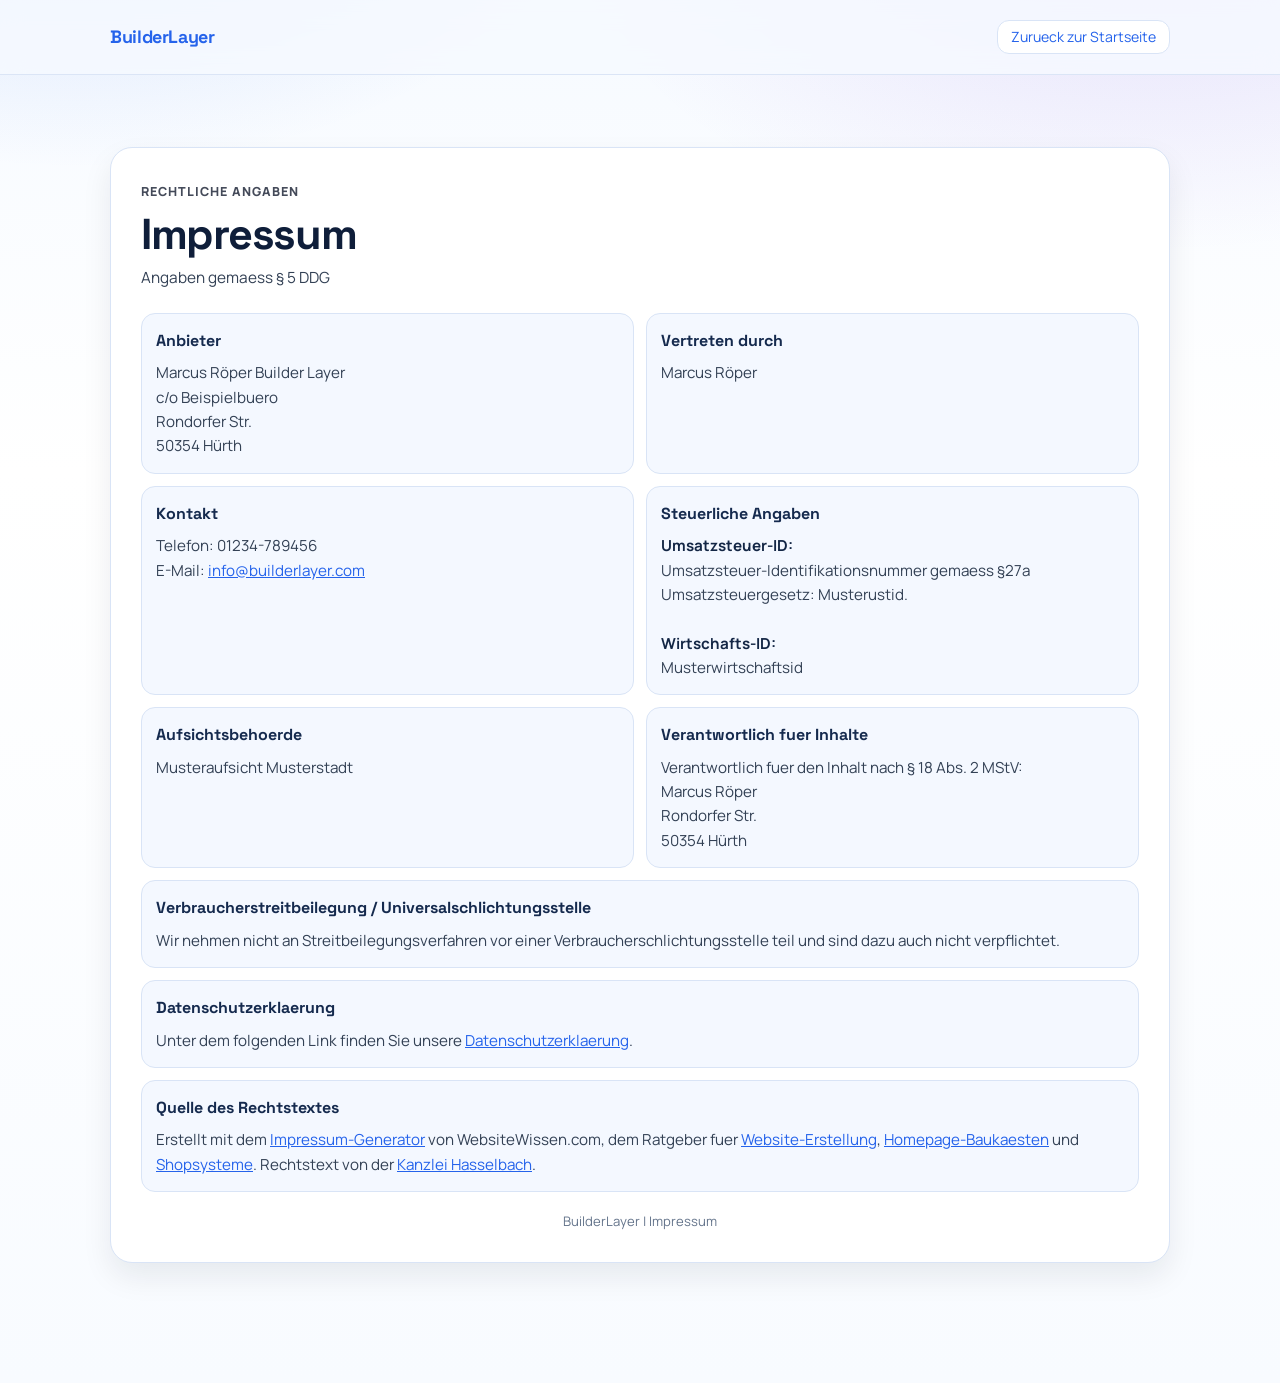
<file: impressum.html>
<!DOCTYPE html>
<html lang="de">
<head>
  <meta charset="utf-8">
  <meta name="viewport" content="width=device-width, initial-scale=1">
  <title>BuilderLayer | Impressum</title>
  <meta name="description" content="Impressum der BuilderLayer Website.">
  <link rel="preconnect" href="https://fonts.googleapis.com">
  <link rel="preconnect" href="https://fonts.gstatic.com" crossorigin>
  <link href="https://fonts.googleapis.com/css2?family=JetBrains+Mono:wght@500;700&family=Manrope:wght@400;500;600;700;800&family=Space+Grotesk:wght@500;700&display=swap" rel="stylesheet">
  <link rel="stylesheet" href="./styles.css">
</head>
<body class="legal-page">
  <header class="site-header">
    <div class="wrap header-inner">
      <a class="brand" href="./index.html">BuilderLayer</a>
      <a class="back-link" href="./index.html">Zurueck zur Startseite</a>
    </div>
  </header>

  <main class="wrap">
    <section class="legal-card reveal">
      <p class="eyebrow">Rechtliche Angaben</p>
      <h1 class="legal-title">Impressum</h1>
      <p class="intro">Angaben gemaess § 5 DDG</p>

      <div class="legal-grid">
        <article class="legal-block">
          <h2>Anbieter</h2>
          <p>
            Marcus Röper Builder Layer<br>
            c/o Beispielbuero<br>
            Rondorfer Str. <br>
            50354 Hürth
          </p>
        </article>

        <article class="legal-block">
          <h2>Vertreten durch</h2>
          <p>Marcus Röper</p>
        </article>

        <article class="legal-block">
          <h2>Kontakt</h2>
          <p>
            Telefon: 01234-789456<br>
            E-Mail: <a href="mailto:info@builderlayer.com">info@builderlayer.com</a>
          </p>
        </article>

        <article class="legal-block">
          <h2>Steuerliche Angaben</h2>
          <p>
            <strong>Umsatzsteuer-ID:</strong><br>
            Umsatzsteuer-Identifikationsnummer gemaess §27a Umsatzsteuergesetz: Musterustid.<br><br>
            <strong>Wirtschafts-ID:</strong><br>
            Musterwirtschaftsid
          </p>
        </article>

        <article class="legal-block">
          <h2>Aufsichtsbehoerde</h2>
          <p>Musteraufsicht Musterstadt</p>
        </article>

        <article class="legal-block">
          <h2>Verantwortlich fuer Inhalte</h2>
          <p>
            Verantwortlich fuer den Inhalt nach § 18 Abs. 2 MStV:<br>
            Marcus Röper<br>
            Rondorfer Str.<br>
            50354 Hürth
          </p>
        </article>

        <article class="legal-block full">
          <h2>Verbraucherstreitbeilegung / Universalschlichtungsstelle</h2>
          <p>Wir nehmen nicht an Streitbeilegungsverfahren vor einer Verbraucherschlichtungsstelle teil und sind dazu auch nicht verpflichtet.</p>
        </article>

        <article class="legal-block full">
          <h2>Datenschutzerklaerung</h2>
          <p>Unter dem folgenden Link finden Sie unsere <a href="./datenschutz.html">Datenschutzerklaerung</a>.</p>
        </article>

        <article class="legal-block full">
          <h2>Quelle des Rechtstextes</h2>
          <p>
            Erstellt mit dem <a href="https://impressum-generator.de" rel="dofollow">Impressum-Generator</a> von WebsiteWissen.com,
            dem Ratgeber fuer <a href="https://websitewissen.com/website-erstellen" rel="dofollow">Website-Erstellung</a>,
            <a href="https://websitewissen.com/homepage-baukasten-vergleich" rel="dofollow">Homepage-Baukaesten</a> und
            <a href="https://websitewissen.com/shopsysteme-vergleich" rel="dofollow">Shopsysteme</a>.
            Rechtstext von der <a href="https://www.kanzlei-hasselbach.de/" rel="dofollow">Kanzlei Hasselbach</a>.
          </p>
        </article>
      </div>

      <p class="footer-note">BuilderLayer | Impressum</p>
    </section>
  </main>

  <script>
    const observer = new IntersectionObserver(
      (entries) => {
        entries.forEach((entry) => {
          if (entry.isIntersecting) {
            entry.target.classList.add("in");
            observer.unobserve(entry.target);
          }
        });
      },
      { threshold: 0.14 }
    );

    document.querySelectorAll(".reveal").forEach((section) => observer.observe(section));
  </script>
</body>
</html>
</file>
<file: styles.css>
:root {
  --primary: #2563EB;
  --secondary: #14532D;
  --accent: #6D28D9;
  --bg: #F6FAFF;
  --bg-light: #FFFFFF;
  --bg-card: #FFFFFF;
  --text: #0F172A;
  --text-muted: #334155;
  --text-dim: #64748B;
  --border: #D9E4F6;
  --ok: #22C55E;
  --danger: #EF4444;
  --surface: #FFFFFF;
  --surface-soft: #F4F8FF;
  --surface-strong: #ECF3FF;
  --ring: rgba(37, 99, 235, 0.22);
  --shadow-soft: 0 14px 30px rgba(15, 23, 42, 0.08);
  --shadow-card: 0 24px 60px rgba(15, 23, 42, 0.12);
}

* {
  box-sizing: border-box;
  margin: 0;
  padding: 0;
}

html,
body {
  min-height: 100%;
}

body {
  font-family: "Manrope", "Segoe UI", sans-serif;
  color: var(--text);
  background:
    radial-gradient(980px 560px at 90% -6%, rgba(109, 40, 217, 0.13), transparent 60%),
    radial-gradient(860px 540px at 6% -12%, rgba(37, 99, 235, 0.17), transparent 62%),
    linear-gradient(180deg, var(--bg) 0%, var(--bg-light) 34%, #f8fbff 100%);
  line-height: 1.6;
  -webkit-font-smoothing: antialiased;
  text-rendering: optimizeLegibility;
}

a {
  color: inherit;
}

.wrap {
  width: min(1120px, 92vw);
  margin: 0 auto;
}

.site-header {
  position: sticky;
  top: 0;
  z-index: 30;
  backdrop-filter: blur(12px);
  background: rgba(246, 250, 255, 0.84);
  border-bottom: 1px solid rgba(217, 228, 246, 0.92);
}

.header-inner {
  min-height: 74px;
  display: grid;
  grid-template-columns: auto 1fr auto;
  align-items: center;
  gap: 18px;
}

.brand {
  font-family: "Space Grotesk", sans-serif;
  font-size: 1.12rem;
  font-weight: 700;
  color: var(--text);
  text-decoration: none;
  letter-spacing: -0.02em;
}

.tagline {
  color: var(--text-dim);
  font-size: 0.92rem;
  text-align: center;
}

.lang-switch {
  display: inline-flex;
  border: 1px solid var(--border);
  border-radius: 999px;
  overflow: hidden;
  background: #ffffff;
}

.lang-btn {
  border: 0;
  background: transparent;
  color: var(--text-muted);
  font-family: "Manrope", "Segoe UI", sans-serif;
  font-size: 0.8rem;
  font-weight: 700;
  letter-spacing: 0.01em;
  padding: 8px 13px;
  cursor: pointer;
}

.lang-btn[aria-pressed="true"] {
  color: #ffffff;
  background: linear-gradient(120deg, var(--primary), var(--accent));
}

main {
  padding: 42px 0 74px;
  display: grid;
  gap: 24px;
}

section {
  border: 1px solid var(--border);
  background: var(--surface);
  border-radius: 22px;
  padding: 34px;
  box-shadow: var(--shadow-soft);
}

.hero {
  position: relative;
  overflow: hidden;
  padding: 38px;
  border-color: rgba(37, 99, 235, 0.3);
  background:
    linear-gradient(136deg, rgba(37, 99, 235, 0.14), rgba(109, 40, 217, 0.1) 42%, rgba(255, 255, 255, 0.92));
  box-shadow: var(--shadow-card);
}

.hero::before,
.hero::after {
  content: "";
  position: absolute;
  pointer-events: none;
}

.hero::before {
  width: 340px;
  height: 340px;
  border-radius: 50%;
  right: -115px;
  top: -150px;
  background: radial-gradient(circle, rgba(109, 40, 217, 0.24) 0%, rgba(109, 40, 217, 0) 70%);
}

.hero::after {
  width: 440px;
  height: 260px;
  left: -140px;
  bottom: -185px;
  border-radius: 50%;
  background: radial-gradient(circle, rgba(37, 99, 235, 0.24) 0%, rgba(37, 99, 235, 0) 72%);
}

.hero > * {
  position: relative;
  z-index: 1;
}

.eyebrow {
  display: inline-flex;
  align-items: center;
  gap: 7px;
  font-size: 0.78rem;
  letter-spacing: 0.08em;
  text-transform: uppercase;
  color: rgba(15, 23, 42, 0.78);
  font-weight: 800;
  margin-bottom: 14px;
}

.hero h1 {
  font-family: "Space Grotesk", sans-serif;
  font-size: clamp(2rem, 5vw, 3.7rem);
  line-height: 1.06;
  letter-spacing: -0.035em;
  margin-bottom: 16px;
  max-width: 20ch;
  color: #0b1225;
}

.hero h1 strong {
  color: var(--primary);
}

.hero-copy {
  max-width: 72ch;
  color: var(--text-muted);
  font-size: 1.06rem;
}

.badge-row {
  display: flex;
  flex-wrap: wrap;
  gap: 10px;
  margin-top: 20px;
}

.badge {
  border-radius: 999px;
  font-size: 0.76rem;
  font-weight: 800;
  letter-spacing: 0.02em;
  padding: 8px 13px;
  border: 1px solid transparent;
  background: #ffffff;
}

.badge.b1 {
  color: var(--primary);
  border-color: rgba(37, 99, 235, 0.3);
  background: rgba(37, 99, 235, 0.08);
}

.badge.b2 {
  color: var(--accent);
  border-color: rgba(109, 40, 217, 0.3);
  background: rgba(109, 40, 217, 0.08);
}

.badge.b3 {
  color: var(--secondary);
  border-color: rgba(20, 83, 45, 0.26);
  background: rgba(20, 83, 45, 0.1);
}

.hero-actions {
  margin-top: 24px;
  display: flex;
  flex-wrap: wrap;
  gap: 11px;
}

.btn {
  display: inline-flex;
  align-items: center;
  justify-content: center;
  text-decoration: none;
  border-radius: 12px;
  border: 1px solid transparent;
  padding: 11px 17px;
  font-size: 0.92rem;
  font-weight: 800;
  letter-spacing: 0.01em;
  transition: transform 0.2s ease, box-shadow 0.2s ease, border-color 0.2s ease;
}

.btn:hover {
  transform: translateY(-1px);
}

.btn:focus-visible,
.lang-btn:focus-visible,
.footer-link:focus-visible,
.nav-link:focus-visible,
.back-link:focus-visible {
  outline: 0;
  box-shadow: 0 0 0 4px var(--ring);
}

.btn-primary {
  color: #ffffff;
  background: linear-gradient(120deg, var(--primary), var(--accent));
  box-shadow: 0 12px 26px rgba(37, 99, 235, 0.34);
}

.btn-ghost {
  color: var(--text);
  border-color: var(--border);
  background: rgba(255, 255, 255, 0.92);
}

.section-head {
  display: flex;
  align-items: baseline;
  justify-content: space-between;
  gap: 10px;
  margin-bottom: 16px;
}

.section-head h2 {
  font-family: "Space Grotesk", sans-serif;
  font-size: clamp(1.5rem, 3.2vw, 2rem);
  letter-spacing: -0.03em;
  color: #0f172a;
}

.section-index {
  color: var(--primary);
  font-weight: 800;
  font-size: 0.78rem;
  letter-spacing: 0.04em;
  border: 1px solid rgba(37, 99, 235, 0.26);
  background: rgba(37, 99, 235, 0.08);
  padding: 5px 9px;
  border-radius: 999px;
}

.lead {
  color: var(--text-muted);
  margin-bottom: 16px;
  max-width: 74ch;
}

.statement {
  padding: 15px;
  border-left: 4px solid var(--primary);
  border-radius: 0 14px 14px 0;
  background: rgba(37, 99, 235, 0.08);
  margin-bottom: 16px;
  color: #102347;
  font-weight: 700;
}

.workflow {
  display: flex;
  flex-wrap: wrap;
  gap: 11px;
  align-items: center;
  margin: 16px 0;
}

.step {
  padding: 10px 12px;
  border-radius: 12px;
  background: var(--surface-soft);
  border: 1px solid var(--border);
  box-shadow: inset 0 0 0 1px rgba(255, 255, 255, 0.5);
  font-size: 0.88rem;
  min-width: 124px;
  text-align: center;
  color: #1f2f4f;
}

.arrow {
  color: #7890b8;
  font-size: 1.05rem;
  font-weight: 800;
}

.grid-3 {
  display: grid;
  grid-template-columns: repeat(3, minmax(0, 1fr));
  gap: 14px;
}

.grid-2 {
  display: grid;
  grid-template-columns: repeat(2, minmax(0, 1fr));
  gap: 14px;
}

.card {
  background: var(--surface-soft);
  border: 1px solid var(--border);
  border-radius: 16px;
  padding: 18px;
  transition: transform 0.2s ease, box-shadow 0.2s ease;
}

.card:hover {
  transform: translateY(-2px);
  box-shadow: var(--shadow-soft);
}

.card h3 {
  font-family: "Space Grotesk", sans-serif;
  font-size: 1.03rem;
  margin-bottom: 8px;
  letter-spacing: -0.01em;
}

.card p {
  color: var(--text-muted);
  font-size: 0.95rem;
}

.card.c1 {
  border-top: 3px solid var(--primary);
}

.card.c2 {
  border-top: 3px solid var(--accent);
}

.card.c3 {
  border-top: 3px solid var(--ok);
}

.stack {
  display: grid;
  gap: 10px;
  margin-top: 14px;
}

.layer {
  border-radius: 12px;
  border: 1px solid var(--border);
  padding: 12px 14px;
  background: #ffffff;
  display: flex;
  flex-wrap: wrap;
  justify-content: space-between;
  gap: 9px;
}

.layer strong {
  font-size: 0.92rem;
  color: #12233f;
}

.layer span {
  color: var(--text-muted);
  font-size: 0.86rem;
}

.layer.top {
  border-color: rgba(109, 40, 217, 0.32);
}

.layer.mid {
  border-color: rgba(37, 99, 235, 0.32);
}

.layer.low {
  border-color: rgba(34, 197, 94, 0.32);
}

.bullet-list {
  display: grid;
  gap: 10px;
  list-style: none;
  margin-top: 10px;
}

.bullet-list li {
  position: relative;
  padding-left: 19px;
  color: var(--text-muted);
}

.bullet-list li::before {
  content: "";
  position: absolute;
  left: 2px;
  top: 0.57em;
  width: 7px;
  height: 7px;
  border-radius: 999px;
  background: var(--primary);
}

.stats {
  display: grid;
  grid-template-columns: repeat(3, minmax(0, 1fr));
  gap: 10px;
  margin-top: 14px;
}

.stat {
  border: 1px solid var(--border);
  border-radius: 13px;
  background: #ffffff;
  padding: 15px 12px;
  text-align: center;
}

.stat strong {
  display: block;
  font-size: 1.27rem;
  font-family: "Space Grotesk", sans-serif;
  margin-bottom: 4px;
  color: #0e1c36;
}

.stat span {
  color: var(--text-dim);
  font-size: 0.84rem;
  display: block;
}

.founder {
  display: grid;
  grid-template-columns: 1.2fr 1fr;
  gap: 14px;
}

.founder-main {
  background: linear-gradient(140deg, rgba(37, 99, 235, 0.1), rgba(109, 40, 217, 0.09));
  border: 1px solid rgba(37, 99, 235, 0.32);
  border-radius: 16px;
  padding: 18px;
}

.founder-main h3 {
  font-family: "Space Grotesk", sans-serif;
  font-size: 1.24rem;
  margin-bottom: 4px;
}

.founder-main span {
  color: #2b4a77;
  font-weight: 700;
}

.founder-main p {
  color: var(--text-muted);
  margin-top: 9px;
}

.cred-list {
  list-style: none;
  display: grid;
  gap: 10px;
}

.cred-list li {
  border: 1px solid var(--border);
  border-radius: 12px;
  padding: 12px;
  background: #ffffff;
  color: var(--text-muted);
  font-size: 0.92rem;
}

.cred-list strong {
  color: #172a49;
  display: block;
  margin-bottom: 3px;
  font-size: 0.93rem;
}

.call {
  text-align: center;
  background:
    linear-gradient(140deg, rgba(37, 99, 235, 0.13), rgba(20, 83, 45, 0.11)),
    #f7fbff;
  border-color: rgba(37, 99, 235, 0.34);
}

.call h2 {
  font-family: "Space Grotesk", sans-serif;
  font-size: clamp(1.45rem, 3vw, 2.15rem);
  margin-bottom: 8px;
  letter-spacing: -0.03em;
}

.call p {
  color: var(--text-muted);
  max-width: 62ch;
  margin: 0 auto;
}

.call-meta {
  margin-top: 15px;
  color: #2f5f72;
  font-size: 0.82rem;
  font-weight: 700;
  letter-spacing: 0.02em;
  display: flex;
  justify-content: center;
  flex-wrap: wrap;
  gap: 10px;
}

footer {
  margin-top: 4px;
  padding-top: 14px;
  border-top: 1px solid var(--border);
  color: var(--text-dim);
  font-size: 0.87rem;
  display: flex;
  justify-content: space-between;
  gap: 12px;
  flex-wrap: wrap;
}

.footer-right {
  display: inline-flex;
  align-items: center;
  gap: 12px;
  flex-wrap: wrap;
}

.footer-link,
.nav-link,
.back-link {
  text-decoration: none;
  color: #103069;
  border: 1px solid var(--border);
  border-radius: 999px;
  padding: 7px 11px;
  font-size: 0.8rem;
  line-height: 1;
  background: #ffffff;
  transition: transform 0.2s ease, border-color 0.2s ease;
}

.nav-link,
.back-link {
  font-size: 0.88rem;
  border-radius: 12px;
  padding: 9px 13px;
}

.footer-link:hover,
.nav-link:hover,
.back-link:hover {
  transform: translateY(-1px);
  border-color: rgba(37, 99, 235, 0.38);
}

/* Legal pages */
.legal-page {
  padding-bottom: 46px;
}

.legal-page .site-header {
  margin-bottom: 30px;
}

.legal-page .wrap {
  width: min(1060px, 92vw);
}

.legal-page .header-inner {
  display: flex;
  justify-content: space-between;
  gap: 14px;
}

.header-links {
  display: inline-flex;
  align-items: center;
  gap: 10px;
  flex-wrap: wrap;
}

.legal-card {
  border: 1px solid var(--border);
  background: #ffffff;
  border-radius: 22px;
  padding: 30px;
  box-shadow: var(--shadow-soft);
}

.legal-page .eyebrow {
  margin-bottom: 10px;
}

.legal-title {
  font-family: "Space Grotesk", sans-serif;
  font-size: clamp(1.8rem, 4vw, 2.7rem);
  line-height: 1.05;
  letter-spacing: -0.03em;
  margin-bottom: 9px;
  color: #0f1e3a;
}

.intro {
  color: var(--text-muted);
  margin-bottom: 22px;
  font-size: 0.96rem;
}

.legal-grid {
  display: grid;
  grid-template-columns: 1fr 1fr;
  gap: 12px;
}

.legal-block {
  border: 1px solid var(--border);
  border-radius: 14px;
  background: var(--surface-soft);
  padding: 14px;
}

.legal-block.full {
  grid-column: 1 / -1;
}

.legal-block h2 {
  font-family: "Space Grotesk", sans-serif;
  font-size: 1rem;
  margin-bottom: 8px;
  color: #152a4e;
}

.legal-block p {
  color: var(--text-muted);
  font-size: 0.95rem;
  line-height: 1.6;
}

.legal-block strong {
  color: #132645;
}

.legal-page a {
  color: var(--primary);
  word-break: break-word;
}

.footer-note {
  margin-top: 19px;
  color: var(--text-dim);
  font-size: 0.82rem;
  text-align: center;
}

.privacy-page {
  line-height: 1.6;
}

.privacy-page .legal-card h2.wp-block-heading {
  font-family: "Space Grotesk", sans-serif;
  font-size: clamp(1.5rem, 3vw, 2.1rem);
  line-height: 1.2;
  letter-spacing: -0.03em;
  margin: 30px 0 10px;
  color: #152a4e;
  border-top: 1px solid var(--border);
  padding-top: 20px;
}

.privacy-page .legal-card h3 {
  font-family: "Space Grotesk", sans-serif;
  font-size: 1.18rem;
  margin: 22px 0 8px;
  color: #19345f;
}

.privacy-page .legal-card h4 {
  font-family: "Space Grotesk", sans-serif;
  font-size: 1rem;
  margin: 16px 0 6px;
  color: #20447a;
}

.privacy-page .legal-card h5 {
  font-size: 0.96rem;
  margin: 12px 0 6px;
  color: #2a4e88;
}

.privacy-page .legal-card p,
.privacy-page .legal-card li {
  color: var(--text-muted);
  font-size: 0.96rem;
  margin-bottom: 10px;
}

.privacy-page .legal-card ul {
  margin: 8px 0 12px 18px;
  padding-left: 16px;
}

.privacy-page .legal-card li {
  margin-bottom: 8px;
}

.reveal {
  opacity: 0;
  transform: translateY(12px);
  transition: opacity 0.5s ease, transform 0.5s ease;
}

.reveal.in {
  opacity: 1;
  transform: translateY(0);
}

@media (max-width: 960px) {
  .header-inner {
    grid-template-columns: 1fr;
    padding: 11px 0;
    gap: 8px;
  }

  .tagline {
    text-align: left;
  }

  .hero {
    padding: 31px;
  }

  .grid-3,
  .stats,
  .founder,
  .grid-2 {
    grid-template-columns: 1fr;
  }

  .legal-page .header-inner {
    display: flex;
    flex-direction: column;
    align-items: flex-start;
    gap: 10px;
  }
}

@media (max-width: 760px) {
  .legal-grid {
    grid-template-columns: 1fr;
  }

  .legal-card {
    padding: 22px;
  }

  .legal-page .header-inner {
    min-height: 64px;
  }
}

@media (max-width: 680px) {
  main {
    padding-top: 24px;
  }

  section {
    padding: 22px;
  }

  .hero {
    padding: 25px 22px;
  }

  .workflow {
    display: grid;
    grid-template-columns: 1fr;
  }

  .arrow {
    display: none;
  }

  .btn {
    width: 100%;
  }

  .hero-actions {
    width: 100%;
  }
}
</file>
